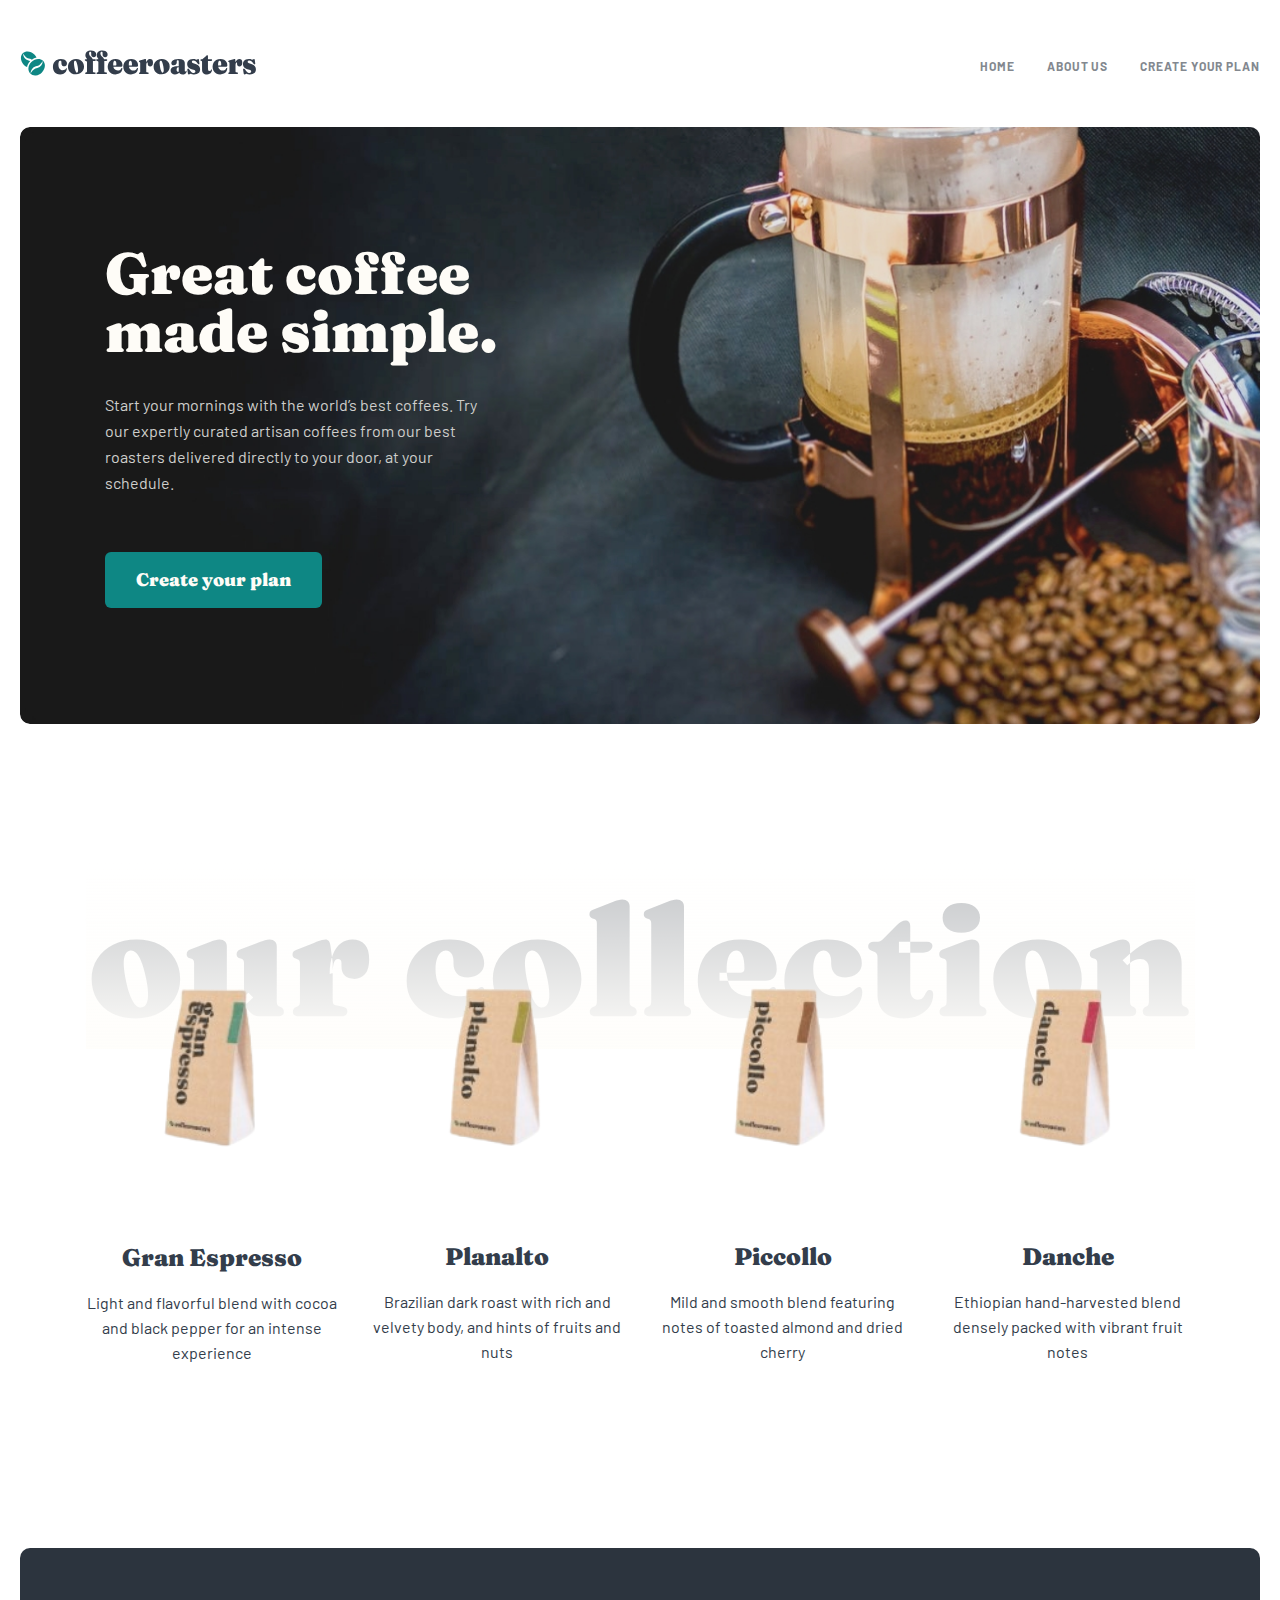
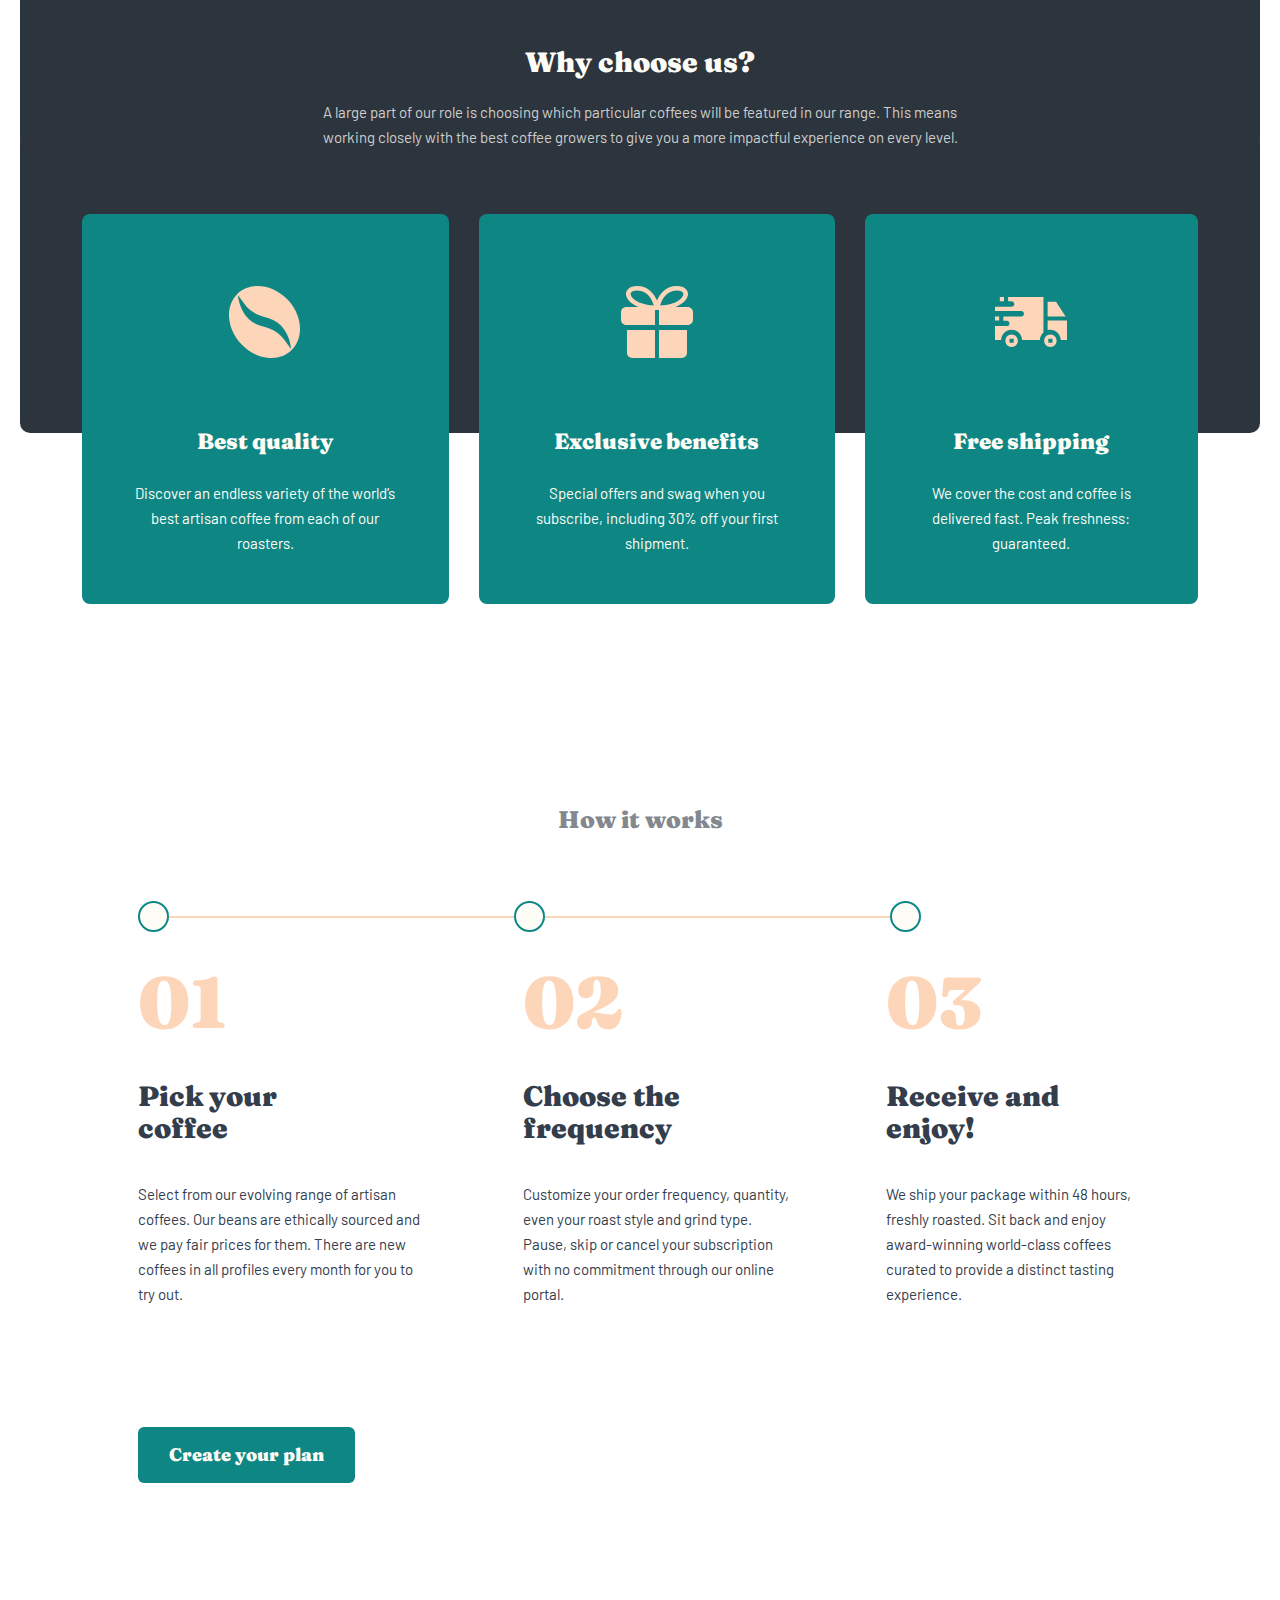
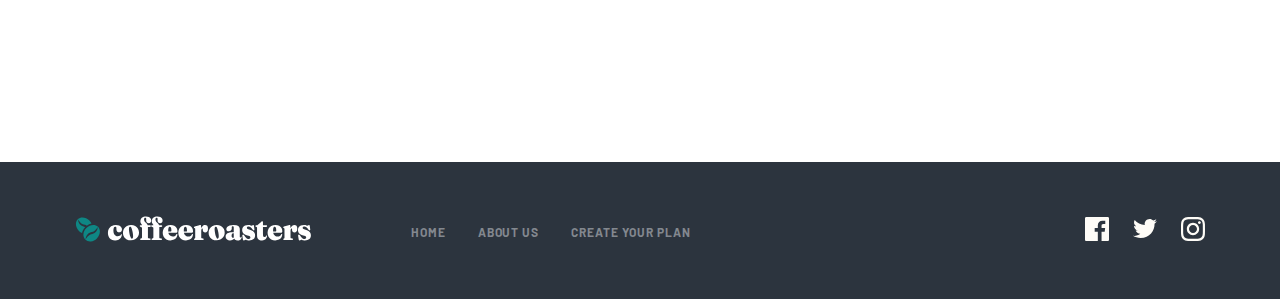
<file: index.html>
<!DOCTYPE html>
<html lang="en">

<head>
    <meta charset="UTF-8">
    <meta name="viewport" content="width=device-width, initial-scale=1.0">
    <link rel="stylesheet" href="./css/main.css">
    <title>Document</title>
</head>

<body>
    <header class="header">
        <div class="container">
            <div class="header__block">
                <div class="header__logo_block">
                    <a href="#" class="header__logo">
                        <img src="./img/logo.svg" alt="logo">
                    </a>
                    <a href="#" class="header__logo">
                        <img src="./img/logo2.svg" alt="logo">
                    </a>
                </div>
                <nav class="header__nav">
                    <ul class="header__list">
                        <li class="header__item">
                            <a href="#" class="header__link">HOME</a>
                        </li>
                        <li class="header__item">
                            <a href="./about.html" class="header__link">ABOUT US</a>
                        </li>
                        <li class="header__item">
                            <a href="./create.html" class="header__link">Create your plan</a>
                        </li>
                    </ul>
                    <button class="header__btn"></button>
                </nav>
            </div>
        </div>
    </header>
    <main>
        <section class="hero">
            <div class="container">
                <div class="hero__block">
                    <div class="hero__content">
                        <h2 class="hero__title">Great coffee made simple.</h2>
                        <p class="hero__text">Start your mornings with the world’s best coffees. Try our expertly
                            curated artisan coffees from our best roasters delivered directly to your door, at your
                            schedule.</p>
                        <a href="#" class="hero__btn">Create your plan</a>
                    </div>
                </div>
            </div>
        </section>
        <section class="collection">
            <div class="container">
                <div class="collection__block">
                    <ul class="collection__list">
                        <li class="collection__item">
                            <div class="collection__img_block">
                                <img src="./img/collection1.png" alt="img">
                            </div>
                            <div class="collection__item_content">
                                <h3 class="collection__sub_title">Gran Espresso</h3>
                                <p class="collection__des">Light and flavorful blend with cocoa and black pepper for an
                                    intense experience</p>
                            </div>
                        </li>
                        <li class="collection__item">
                            <div class="collection__img_block">
                                <img src="./img/collection2.png" alt="img">
                            </div>
                            <div class="collection__item_content">
                                <h3 class="collection__sub_title">Planalto</h3>
                                <p class="collection__des">Brazilian dark roast with rich and velvety body, and hints of
                                    fruits and nuts</p>
                            </div>
                        </li>
                        <li class="collection__item">
                            <div class="collection__img_block">
                                <img src="./img/collection3.png" alt="img">
                            </div>
                            <div class="collection__item_content">
                                <h3 class="collection__sub_title">Piccollo</h3>
                                <p class="collection__des">Mild and smooth blend featuring notes of toasted almond and
                                    dried cherry </p>
                            </div>
                        </li>
                        <li class="collection__item">
                            <div class="collection__img_block">
                                <img src="./img/collection4.png" alt="img">
                            </div>
                            <div class="collection__item_content">
                                <h3 class="collection__sub_title">Danche</h3>
                                <p class="collection__des">Ethiopian hand-harvested blend densely packed with vibrant
                                    fruit notes</p>
                            </div>
                        </li>
                    </ul>
                </div>
            </div>
        </section>
        <section class="choose">
            <div class="container">
                <div class="choose__block">
                    <div class="choose__content">
                        <h2 class="choose__title">Why choose us?</h2>
                        <p class="choose__text">A large part of our role is choosing which particular coffees will be
                            featured
                            in our range. This means working closely with the best coffee growers to give
                            you a more impactful experience on every level.</p>
                    </div>
                </div>
                <ul class="choose__list">
                    <li class="choose__item">
                        <div class="choose__item_block">
                            <h3 class="choose__sub_title">Best quality</h3>
                            <p class="choose__inner_text">Discover an endless variety of the world’s best artisan coffee
                                from each of our roasters.</p>
                        </div>
                    </li>
                    <li class="choose__item">
                        <div class="choose__item_block">
                            <h3 class="choose__sub_title">Exclusive benefits</h3>
                            <p class="choose__inner_text">Special offers and swag when you subscribe, including 30% off
                                your first shipment.</p>
                        </div>
                    </li>
                    <li class="choose__item">
                        <div class="choose__item_block">
                            <h3 class="choose__sub_title">Free shipping</h3>
                            <p class="choose__inner_text">We cover the cost and coffee is delivered fast. Peak
                                freshness: guaranteed.</p>
                        </div>
                    </li>
                </ul>
            </div>
        </section>
        <section class="work">
            <div class="container">
                <div class="work__block">
                    <h2 class="work__title">How it works</h2>
                    <div class="work__content">
                        <div class="work__line_block">
                            <span class="work__line"></span>
                            <span class="work__line"></span>
                            <span class="work__line"></span>
                        </div>
                        <ul class="work__list">
                            <li class="work__item">
                                <h3 class="work__sub_title">Pick your coffee</h3>
                                <p class="work__text">Select from our evolving range of artisan coffees. Our beans are
                                    ethically sourced and we pay fair prices for them. There are new coffees in all profiles
                                    every month for you to try out.</p>
                            </li>
                            <li class="work__item">
                                <h3 class="work__sub_title">Choose the frequency</h3>
                                <p class="work__text">Customize your order frequency, quantity, even your roast style and
                                    grind type. Pause, skip or cancel your subscription with no commitment through our
                                    online portal.</p>
                            </li>
                            <li class="work__item">
                                <h3 class="work__sub_title">Receive and enjoy!</h3>
                                <p class="work__text">We ship your package within 48 hours, freshly roasted. Sit back and
                                    enjoy award-winning world-class coffees curated to provide a distinct tasting
                                    experience.</p>
                            </li>
                        </ul>
                        <div class="work__btn_block">
                            <a href="#" class="work__btn">Create your plan</a>                        
                        </div>
                    </div>
                </div>
            </div>
        </section>
    </main>
    <footer class="footer">
        <div class="container">
            <div class="footer__block">
                <div class="footer__content">
                    <a href="#" class="footer__logo_block">
                        <img src="./img/footer_logo.svg" alt="logo">
                    </a>
                    <ul class="footer__list">
                        <li class="footer__item">
                            <a href="#" class="footer__link">HOME</a>
                        </li>
                        <li class="footer__item">
                            <a href="./about.html" class="footer__link">ABOUT US</a>
                        </li>
                        <li class="footer__item">
                            <a href="./create.html" class="footer__link">Create your plan</a>
                        </li>
                    </ul>
                </div>
                <ul class="footer__icon_list">
                    <li class="footer__icon_item">
                        <a href="#" class="footer__icon_link">
                            <img src="./img/footer_icon1.svg" alt="icon">
                        </a>
                    </li>
                    <li class="footer__icon_item">
                        <a href="#" class="footer__icon_link">
                            <img src="./img/footer_icon2.svg" alt="icon">
                        </a>
                    </li>
                    <li class="footer__icon_item">
                        <a href="#" class="footer__icon_link">
                            <img src="./img/footer_icon3.svg" alt="icon">
                        </a>
                    </li>
                </ul>
            </div>
        </div>
    </footer>
</body>

</html>
</file>
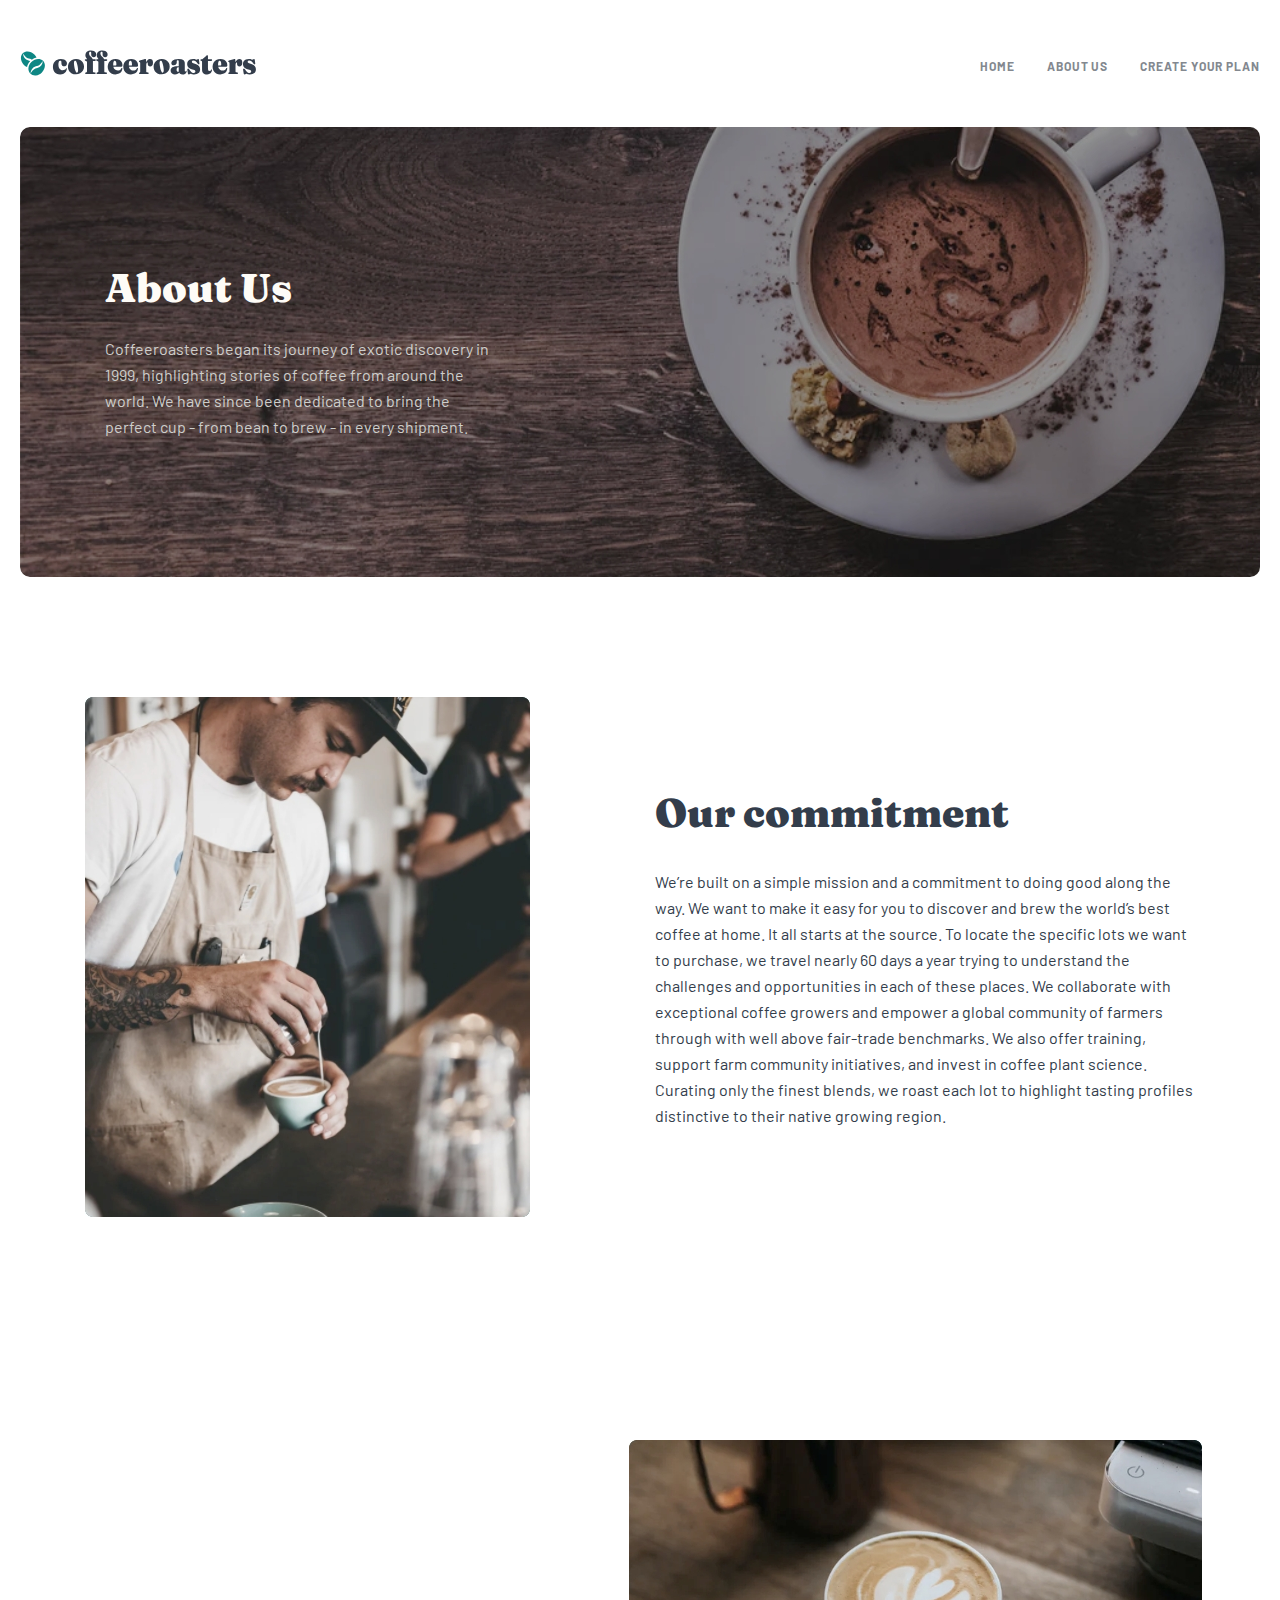
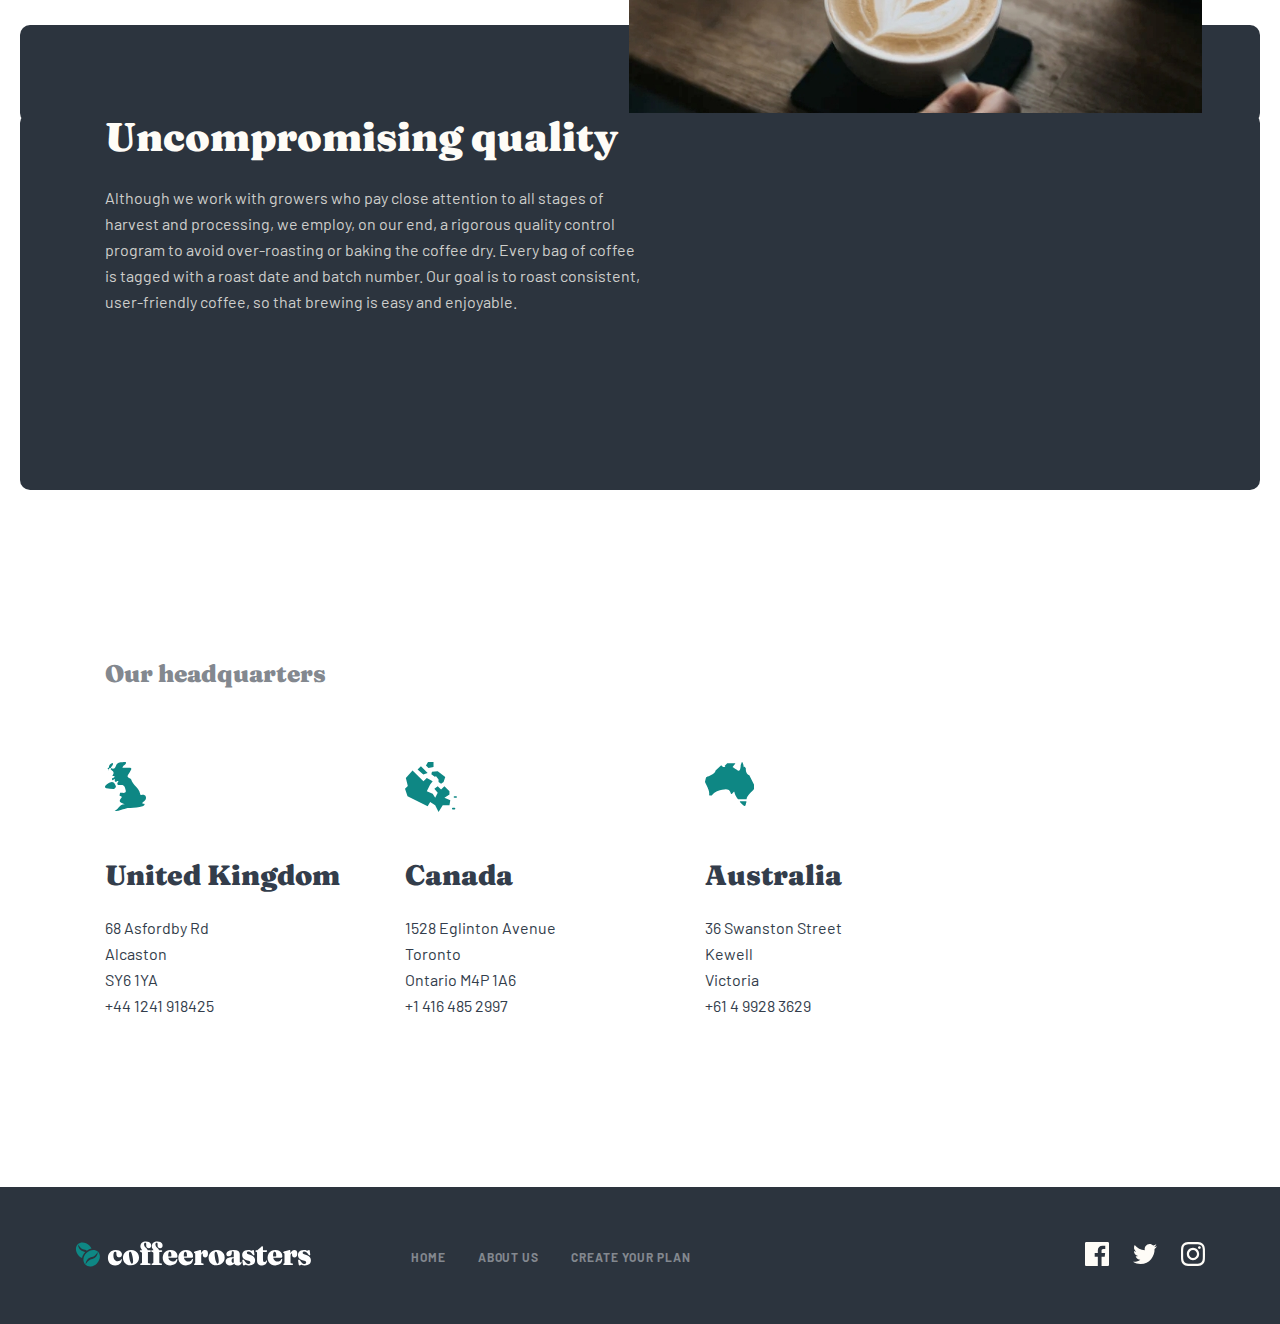
<file: about.html>
<!DOCTYPE html>
<html lang="en">

<head>
    <meta charset="UTF-8">
    <meta name="viewport" content="width=device-width, initial-scale=1.0">
    <link rel="stylesheet" href="./css/about.css">
    <title>Document</title>
</head>

<body>
    <header class="header">
        <div class="container">
            <div class="header__block">
                <div class="header__logo_block">
                    <a href="#" class="header__logo">
                        <img src="./img/logo.svg" alt="logo">
                    </a>
                    <a href="#" class="header__logo">
                        <img src="./img/logo2.svg" alt="logo">
                    </a>
                </div>
                <nav class="header__nav">
                    <ul class="header__list">
                        <li class="header__item">
                            <a href="./index.html" class="header__link">HOME</a>
                        </li>
                        <li class="header__item">
                            <a href="#" class="header__link">ABOUT US</a>
                        </li>
                        <li class="header__item">
                            <a href="./create.html" class="header__link">Create your plan</a>
                        </li>
                    </ul>
                    <button class="header__btn"></button>
                </nav>
            </div>
        </div>
    </header>
    <main>
        <section class="hero">
            <div class="container">
                <div class="hero__block">
                    <div class="hero__content">
                        <h2 class="hero__title">About Us</h2>
                        <p class="hero__text">Coffeeroasters began its journey of exotic discovery in 1999, highlighting
                            stories of coffee from around the world. We have since been dedicated to bring the perfect
                            cup - from bean to brew - in every shipment.</p>
                    </div>
                </div>
            </div>
        </section>
        <section class="commit">
            <div class="container">
                <div class="commit__block">
                    <div class="commit__img_block">
                        <div class="commit__img" id="commit1">
                            <img src="./img/about_commit.jpeg" alt="img">
                        </div>
                        <div class="commit__img" id="commit2">
                            <img src="./img/about_commit-tab.jpeg" alt="img">
                        </div>
                        <div class="commit__img" id="commit3">
                            <img src="./img/about_commit-pc.jpeg" alt="img">
                        </div>
                    </div>
                    <div class="commit__content">
                        <h2 class="commit__title">Our commitment</h2>
                        <p class="commit__text">We’re built on a simple mission and a commitment to doing good along the
                            way. We want to make it easy for you to discover and brew the world’s best coffee at home.
                            It all starts at the source. To locate the specific lots we want to purchase, we travel
                            nearly 60 days a year trying to understand the challenges and opportunities in each of these
                            places. We collaborate with exceptional coffee growers and empower a global community of
                            farmers through with well above fair-trade benchmarks. We also offer training, support farm
                            community initiatives, and invest in coffee plant science. Curating only the finest blends,
                            we roast each lot to highlight tasting profiles distinctive to their native growing region.
                        </p>
                    </div>
                </div>
            </div>
        </section>
        <section class="quality">
            <div class="container">
                <div class="quality__block">
                    <div class="quality__img">
                        <img src="./img/quality.jpeg" alt="img">
                    </div>
                    <div class="quality__img_2">
                        <img src="./img/quality.jpeg" alt="img">
                    </div>
                    <div class="quality__content">
                        <h3 class="quality__title">Uncompromising quality</h3>
                        <p class="quality__text">Although we work with growers who pay close attention to all stages
                            of
                            harvest and processing, we employ, on our end, a rigorous quality control program to
                            avoid
                            over-roasting or baking the coffee dry. Every bag of coffee is tagged with a roast date
                            and
                            batch number. Our goal is to roast
                            consistent, user-friendly coffee, so that brewing is easy and enjoyable.</p>
                    </div>
                </div>
            </div>
        </section>
        <section class="head">
            <div class="container">
                <div class="head__block">
                    <h2 class="head__title">Our headquarters</h2>
                    <ul class="head__list">
                        <li class="head__item">
                            <h3 class="head__sub_title">United Kingdom</h3>
                            <ul class="head__text_list">
                                <li class="head__text_item">68 Asfordby Rd</li>
                                <li class="head__text_item">Alcaston</li>
                                <li class="head__text_item">SY6 1YA</li>
                                <li class="head__text_item">+44 1241 918425</li>
                            </ul>
                        </li>
                        <li class="head__item">
                            <h3 class="head__sub_title">Canada</h3>
                            <ul class="head__text_list">
                                <li class="head__text_item">1528 Eglinton Avenue</li>
                                <li class="head__text_item">Toronto</li>
                                <li class="head__text_item">Ontario M4P 1A6</li>
                                <li class="head__text_item">+1 416 485 2997</li>
                            </ul>
                        </li>
                        <li class="head__item">
                            <h3 class="head__sub_title">Australia</h3>
                            <ul class="head__text_list">
                                <li class="head__text_item">36 Swanston Street</li>
                                <li class="head__text_item">Kewell</li>
                                <li class="head__text_item">Victoria</li>
                                <li class="head__text_item">+61 4 9928 3629</li>
                            </ul>
                        </li>
                    </ul>
                </div>
            </div>
        </section>
    </main>
    <footer class="footer">
        <div class="container">
            <div class="footer__block">
                <div class="footer__content">
                    <a href="#" class="footer__logo_block">
                        <img src="./img/footer_logo.svg" alt="logo">
                    </a>
                    <ul class="footer__list">
                        <li class="footer__item">
                            <a href="./index.html" class="footer__link">HOME</a>
                        </li>
                        <li class="footer__item">
                            <a href="#" class="footer__link">ABOUT US</a>
                        </li>
                        <li class="footer__item">
                            <a href="./create.html" class="footer__link">Create your plan</a>
                        </li>
                    </ul>
                </div>
                <ul class="footer__icon_list">
                    <li class="footer__icon_item">
                        <img src="./img/footer_icon1.svg" alt="icon">
                    </li>
                    <li class="footer__icon_item">
                        <img src="./img/footer_icon2.svg" alt="icon">
                    </li>
                    <li class="footer__icon_item">
                        <img src="./img/footer_icon3.svg" alt="icon">
                    </li>
                </ul>
            </div>
        </div>
    </footer>
</body>

</html>
</file>
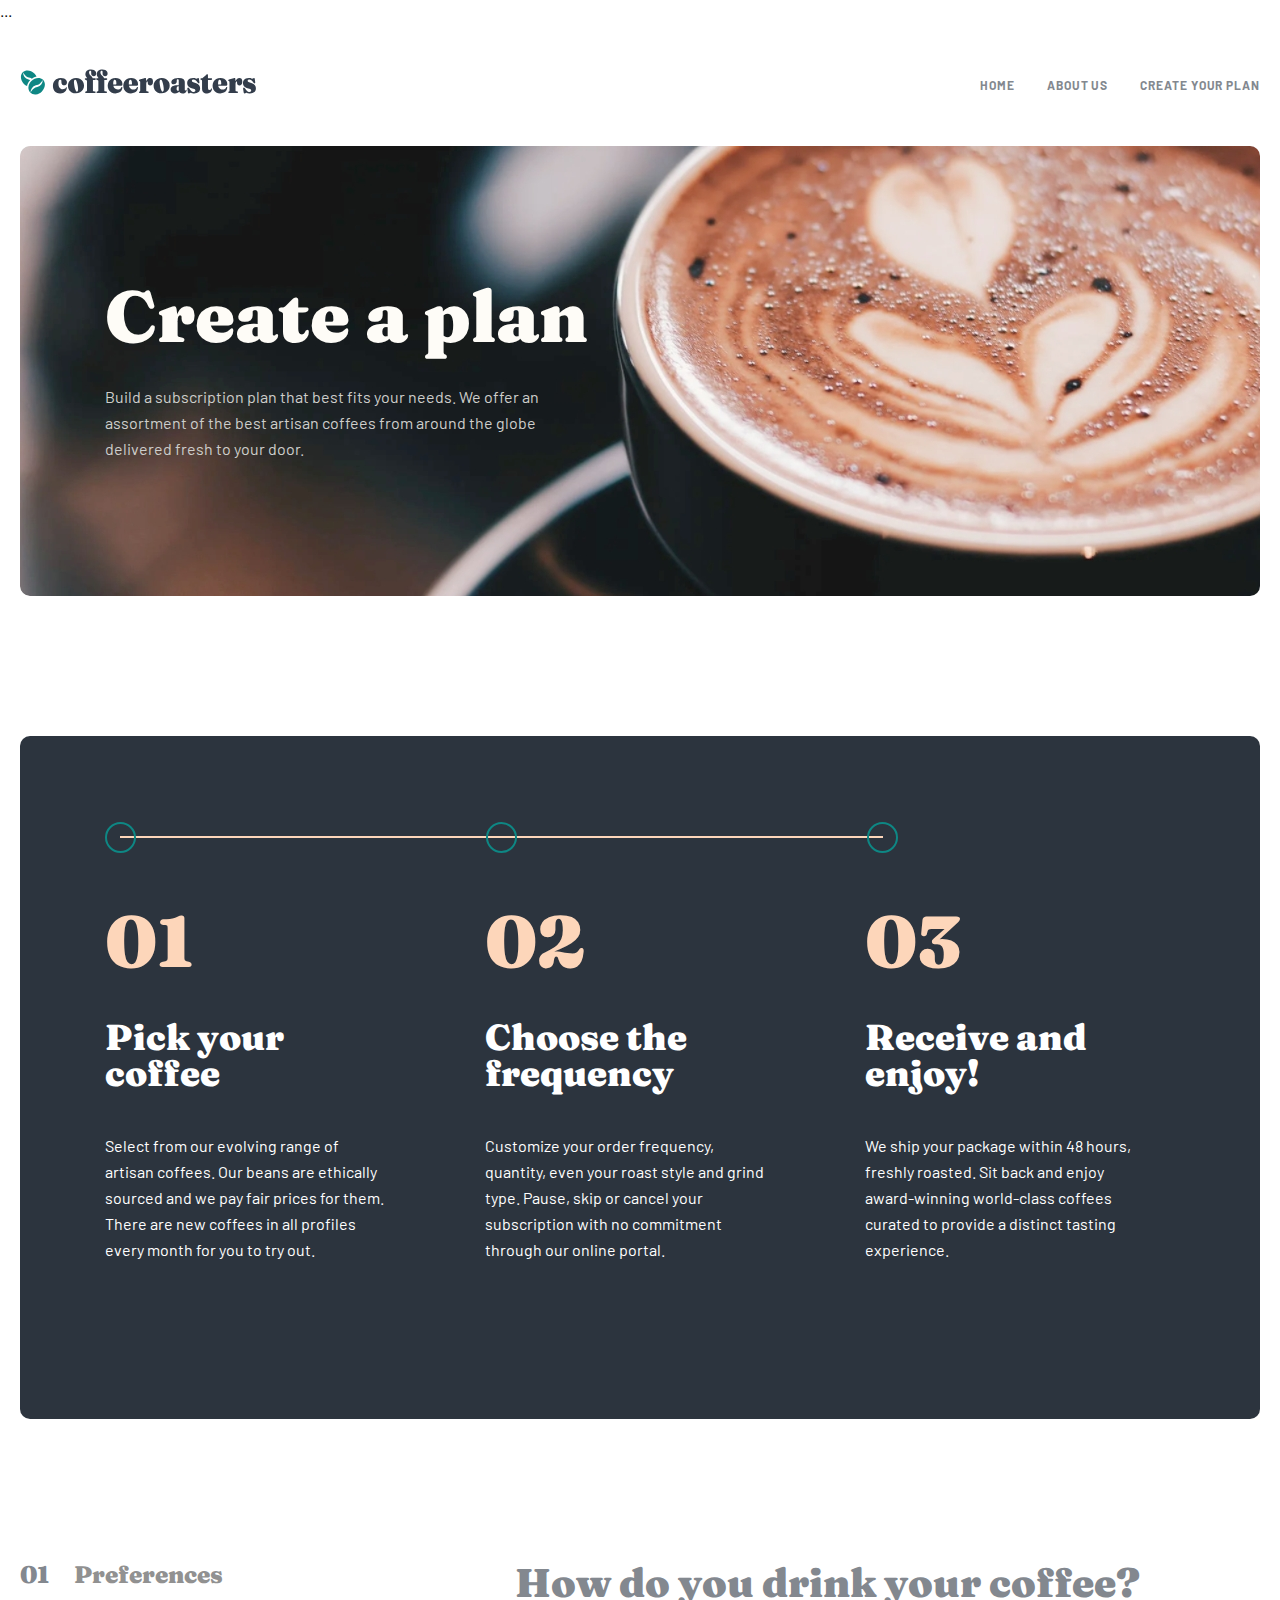
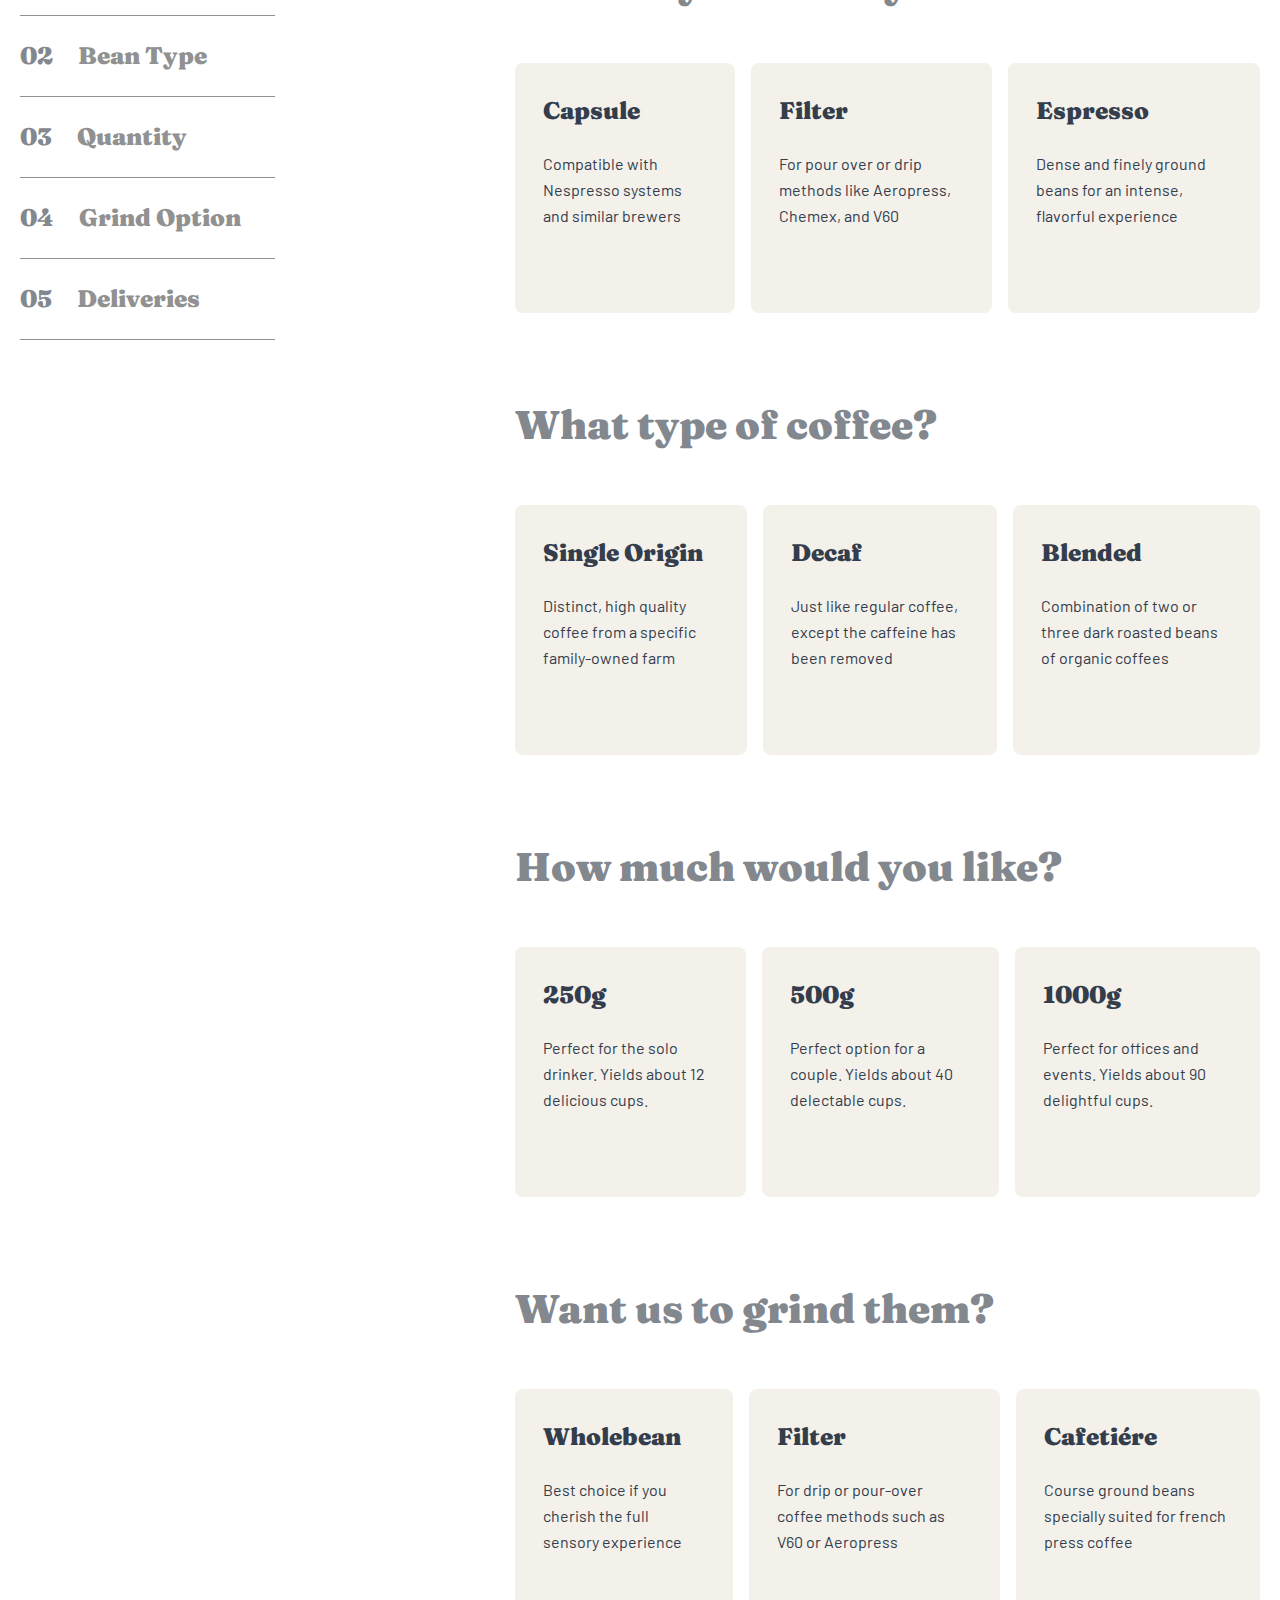
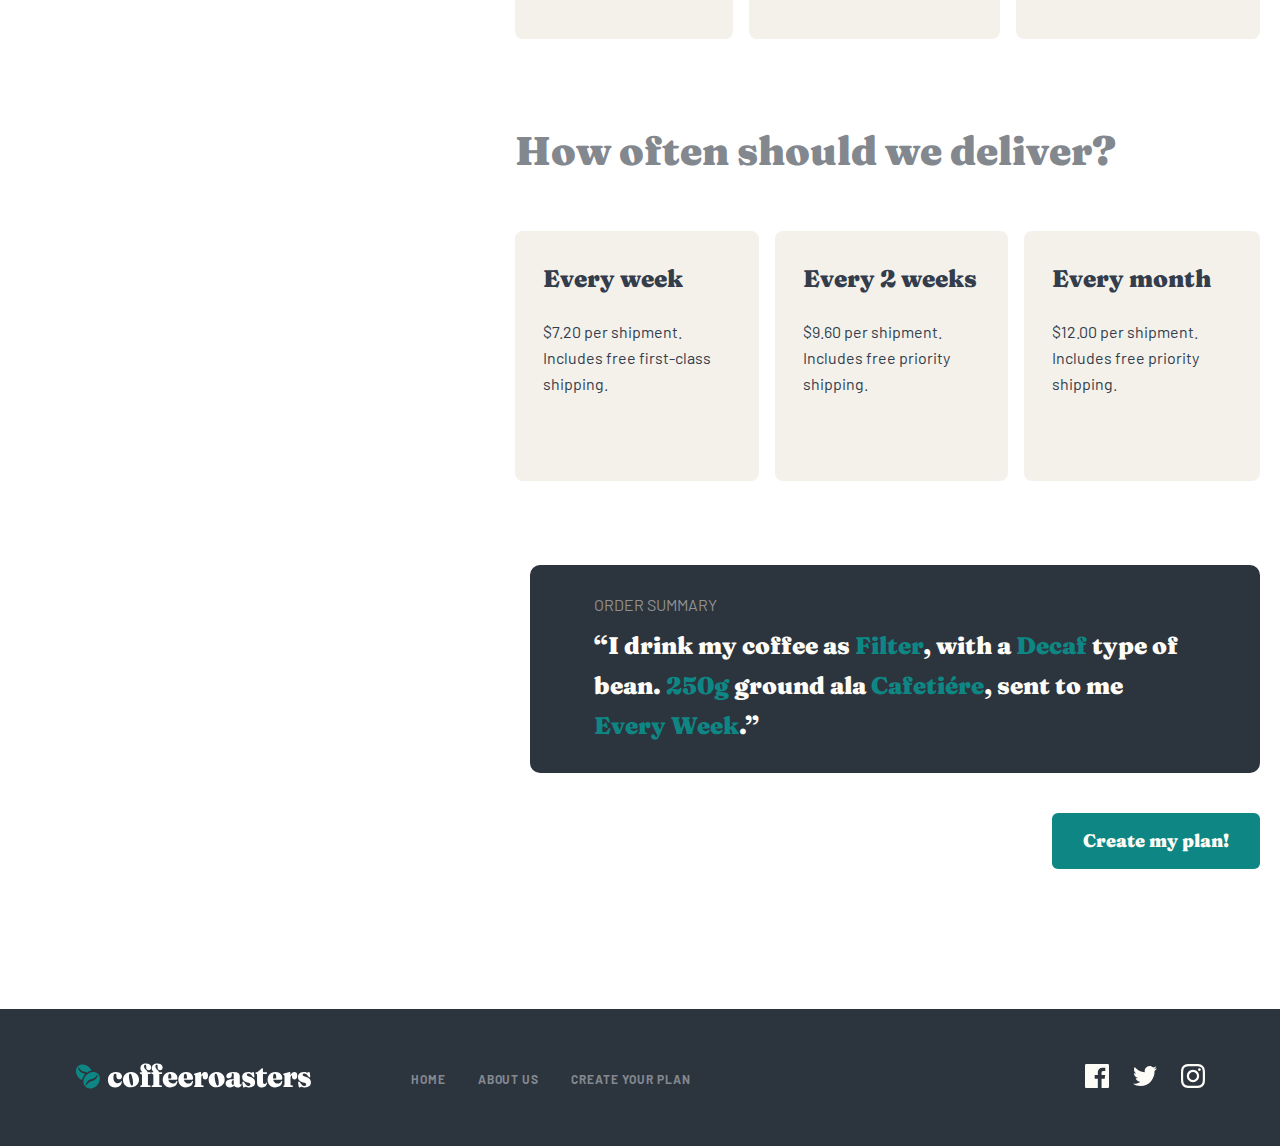
<file: create.html>
<!DOCTYPE html>
<html lang="en">

<head>
    <meta charset="UTF-8">
    <meta name="viewport" content="width=device-width, initial-scale=1.0">
    <link rel="stylesheet" href="./css/create.css">
    <title>Document</title>
</head>
...
<body>
    <header class="header">
        <div class="container">
            <div class="header__block">
                <div class="header__logo_block">
                    <a href="#" class="header__logo">
                        <img src="./img/logo.svg" alt="logo">
                    </a>
                    <a href="#" class="header__logo">
                        <img src="./img/logo2.svg" alt="logo">
                    </a>
                </div>
                <nav class="header__nav">
                    <ul class="header__list">
                        <li class="header__item">
                            <a href="./index.html" class="header__link">HOME</a>
                        </li>
                        <li class="header__item">
                            <a href="./about.html" class="header__link">ABOUT US</a>
                        </li>
                        <li class="header__item">
                            <a href="#" class="header__link">Create your plan</a>
                        </li>
                    </ul>
                    <button class="header__btn"></button>
                </nav>
            </div>
        </div>
    </header>
    <main>
        <section class="hero">
            <div class="container">
                <div class="hero__block">
                    <div class="hero__content">
                        <h2 class="hero__title">Create a plan</h2>
                        <p class="hero__text">Build a subscription plan that best fits your needs. We offer an
                            assortment of the best
                            artisan coffees from around the globe delivered fresh to your door.</p>
                    </div>
                </div>
            </div>
        </section>
        <section class="choose">
            <div class="container">
                <div class="choose__block">
                    <div class="choose__content">
                        <div class="choose__line_block">
                            <span class="choose__circle"></span>
                            <span class="choose__circle"></span>
                            <span class="choose__circle"></span>
                        </div>
                        <ul class="choose__list">
                            <li class="choose__item">
                                <h3 class="choose__sub_title">Pick your coffee</h3>
                                <p class="choose__inenr_text">Select from our evolving range of artisan coffees. Our
                                    beans
                                    are ethically sourced and we pay fair prices for them. There are new coffees in all
                                    profiles every month for you to try out.</p>
                            </li>
                            <li class="choose__item">
                                <h3 class="choose__sub_title" id="title2">Choose the frequency</h3>
                                <p class="choose__inenr_text">Customize your order frequency, quantity, even your roast
                                    style and grind type. Pause, skip or cancel your subscription with no commitment
                                    through
                                    our online portal.</p>
                            </li>
                            <li class="choose__item">
                                <h3 class="choose__sub_title" id="title3">Receive and enjoy!</h3>
                                <p class="choose__inenr_text">We ship your package within 48 hours, freshly roasted. Sit
                                    back and enjoy award-winning
                                    world-class coffees curated to provide a distinct tasting experience.</p>
                            </li>
                        </ul>
                    </div>
                </div>
            </div>
        </section>
        <section class="order">
            <div class="container">
                <div class="order__block">
                    <ul class="order__list">
                        <li class="order__item">
                            <span class="order__item_num">01</span>
                            <p class="order__des">Preferences</p>
                        </li>
                        <li class="order__item">
                            <span class="order__item_num">02</span>
                            <p class="order__des">Bean Type</p>
                        </li>
                        <li class="order__item">
                            <span class="order__item_num">03</span>
                            <p class="order__des">Quantity</p>
                        </li>
                        <li class="order__item">
                            <span class="order__item_num">04</span>
                            <p class="order__des">Grind Option</p>
                        </li>
                        <li class="order__item">
                            <span class="order__item_num">05</span>
                            <p class="order__des">Deliveries</p>
                        </li>
                    </ul>
                    <div class="order__box">
                        <ul class="order__form_list">
                            <li class="order__form_item">
                                <h3 class="order__title">How do you drink your coffee?</h3>
                                <form class="order__form_block">
                                    <ul class="order__radio_list">
                                        <li class="order__radio_item">
                                            <div class="order__radio_block">
                                                <input type="radio" value="radio" id="radio21" class="order__radio_input"
                                                    name="radiobox1">
                                                <label for="radio21" class="order__radio_card">
                                                    <h4 class="order__radio_sub_title">Capsule</h4>
                                                    <p class="order__radio_inner_text">Compatible with Nespresso systems and
                                                        similar brewers</p>
                                                </label>
                                            </div>
                                        </li>
                                        <li class="order__radio_item">
                                            <div class="order__radio_block">
                                                <input type="radio" value="radio" id="radio22" class="order__radio_input"
                                                    name="radiobox1">
                                                <label for="radio22" class="order__radio_card">
                                                    <h4 class="order__radio_sub_title">Filter</h4>
                                                    <p class="order__radio_inner_text">For pour over or drip methods like
                                                        Aeropress, Chemex, and V60</p>
                                                </label>
                                            </div>
                                        </li>
                                        <li class="order__radio_item">
                                            <div class="order__radio_block">
                                                <input type="radio" value="radio" id="radio23" class="order__radio_input"
                                                    name="radiobox1">
                                                <label for="radio23" class="order__radio_card">
                                                    <h4 class="order__radio_sub_title">Espresso</h4>
                                                    <p class="order__radio_inner_text">Dense and finely ground beans for an
                                                        intense, flavorful experience</p>
                                                </label>
                                            </div>
                                        </li>
                                    </ul>
                                </form>
                            </li>
                            <li class="order__form_item">
                                <h3 class="order__title">What type of coffee?</h3>
                                <form class="order__form_block">
                                    <ul class="order__radio_list">
                                        <li class="order__radio_item">
                                            <div class="order__radio_block">
                                                <input type="radio" value="radio" id="radio11" class="order__radio_input"
                                                    name="radiobox2">
                                                <label for="radio11" class="order__radio_card">
                                                    <h4 class="order__radio_sub_title">Single Origin</h4>
                                                    <p class="order__radio_inner_text">Distinct, high quality coffee from a
                                                        specific family-owned farm</p>
                                                </label>
                                            </div>
                                        </li>
                                        <li class="order__radio_item">
                                            <div class="order__radio_block">
                                                <input type="radio" value="radio" id="radio12" class="order__radio_input"
                                                    name="radiobox2">
                                                <label for="radio12" class="order__radio_card">
                                                    <h4 class="order__radio_sub_title">Decaf</h4>
                                                    <p class="order__radio_inner_text">Just like regular coffee, except the
                                                        caffeine has been removed</p>
                                                </label>
                                            </div>
                                        </li>
                                        <li class="order__radio_item">
                                            <div class="order__radio_block">
                                                <input type="radio" value="radio" id="radio13" class="order__radio_input"
                                                    name="radiobox2">
                                                <label for="radio13" class="order__radio_card">
                                                    <h4 class="order__radio_sub_title">Blended</h4>
                                                    <p class="order__radio_inner_text">Combination of two or three dark
                                                        roasted beans of organic coffees</p>
                                                </label>
                                            </div>
                                        </li>
                                    </ul>
                                </form>
                            </li>
                            <li class="order__form_item">
                                <h3 class="order__title">How much would you like?</h3>
                                <form class="order__form_block">
                                    <ul class="order__radio_list">
                                        <li class="order__radio_item">
                                            <div class="order__radio_block">
                                                <input type="radio" value="radio" id="radio31" class="order__radio_input"
                                                    name="radiobox3">
                                                <label for="radio31" class="order__radio_card">
                                                    <h4 class="order__radio_sub_title">250g</h4>
                                                    <p class="order__radio_inner_text">Perfect for the solo drinker. Yields
                                                        about 12 delicious cups.</p>
                                                </label>
                                            </div>
                                        </li>
                                        <li class="order__radio_item">
                                            <div class="order__radio_block">
                                                <input type="radio" value="radio" id="radio32" class="order__radio_input"
                                                    name="radiobox3">
                                                <label for="radio32" class="order__radio_card">
                                                    <h4 class="order__radio_sub_title">500g</h4>
                                                    <p class="order__radio_inner_text">Perfect option for a couple. Yields
                                                        about 40 delectable cups.</p>
                                                </label>
                                            </div>
                                        </li>
                                        <li class="order__radio_item">
                                            <div class="order__radio_block">
                                                <input type="radio" value="radio" id="radio33" class="order__radio_input"
                                                    name="radiobox3">
                                                <label for="radio33" class="order__radio_card">
                                                    <h4 class="order__radio_sub_title">1000g</h4>
                                                    <p class="order__radio_inner_text">Perfect for offices and events.
                                                        Yields about 90 delightful cups.</p>
                                                </label>
                                            </div>
                                        </li>
                                    </ul>
                                </form>
                            </li>
                            <li class="order__form_item">
                                <h3 class="order__title">Want us to grind them?</h3>
                                <form class="order__form_block">
                                    <ul class="order__radio_list">
                                        <li class="order__radio_item">
                                            <div class="order__radio_block">
                                                <input type="radio" value="radio" id="radio41" class="order__radio_input"
                                                    name="radiobox4">
                                                <label for="radio41" class="order__radio_card">
                                                    <h4 class="order__radio_sub_title">Wholebean</h4>
                                                    <p class="order__radio_inner_text">Best choice if you cherish the full
                                                        sensory experience</p>
                                                </label>
                                            </div>
                                        </li>
                                        <li class="order__radio_item">
                                            <div class="order__radio_block">
                                                <input type="radio" value="radio" id="radio42" class="order__radio_input"
                                                    name="radiobox4">
                                                <label for="radio42" class="order__radio_card">
                                                    <h4 class="order__radio_sub_title">Filter</h4>
                                                    <p class="order__radio_inner_text">For drip or pour-over coffee methods
                                                        such as V60 or Aeropress</p>
                                                </label>
                                            </div>
                                        </li>
                                        <li class="order__radio_item">
                                            <div class="order__radio_block">
                                                <input type="radio" value="radio" id="radio43" class="order__radio_input"
                                                    name="radiobox4">
                                                <label for="radio43" class="order__radio_card">
                                                    <h4 class="order__radio_sub_title">Cafetiére</h4>
                                                    <p class="order__radio_inner_text"> Course ground beans specially suited
                                                        for french press coffee</p>
                                                </label>
                                            </div>
                                        </li>
                                    </ul>
                                </form>
                            </li>
                            <li class="order__form_item">
                                <h3 class="order__title">How often should we deliver?</h3>
                                <form class="order__form_block">
                                    <ul class="order__radio_list">
                                        <li class="order__radio_item">
                                            <div class="order__radio_block">
                                                <input type="radio" value="radio" id="radio51" class="order__radio_input"
                                                    name="radi=obox5">
                                                <label for="radio51" class="order__radio_card">
                                                    <h4 class="order__radio_sub_title">Every week</h4>
                                                    <p class="order__radio_inner_text">$7.20 per shipment. Includes free
                                                        first-class shipping.</p>
                                                </label>
                                            </div>
                                        </li>
                                        <li class="order__radio_item">
                                            <div class="order__radio_block">
                                                <input type="radio" value="radio" id="radio52" class="order__radio_input"
                                                    name="radi=obox5">
                                                <label for="radio52" class="order__radio_card">
                                                    <h4 class="order__radio_sub_title">Every 2 weeks</h4>
                                                    <p class="order__radio_inner_text">$9.60 per shipment. Includes free
                                                        priority shipping.</p>
                                                </label>
                                            </div>
                                        </li>
                                        <li class="order__radio_item">
                                            <div class="order__radio_block">
                                                <input type="radio" value="radio" id="radio53" class="order__radio_input"
                                                    name="radi=obox5">
                                                <label for="radio53" class="order__radio_card">
                                                    <h4 class="order__radio_sub_title">Every month</h4>
                                                    <p class="order__radio_inner_text">$12.00 per shipment. Includes free
                                                        priority shipping.</p>
                                                </label>
                                            </div>
                                        </li>
                                    </ul>
                                </form>
                            </li>
                        </ul>
                        <div class="order__content_block">
                            <div class="order__content">
                                <span class="order__cap">Order Summary</span>
                                <p class="order__content_text">
                                    “I drink my coffee as <a href="#">Filter</a>, with a <a href="#">Decaf</a> type of bean. <a href="#">250g</a> ground ala <a href="#">Cafetiére</a>, sent to me <a href="#">Every Week</a>.”
                                </p>
                            </div>
                            <div class="order__btn_block">                            
                                <a href="#" class="order__btn">Create my plan!</a>
                            </div>
                        </div>
                    </div>
                </div>
            </div>
        </section>
    </main>
    <footer class="footer">
        <div class="container">
            <div class="footer__block">
                <div class="footer__content">
                    <a href="#" class="footer__logo_block">
                        <img src="./img/footer_logo.svg" alt="logo">
                    </a>
                    <ul class="footer__list">
                        <li class="footer__item">
                            <a href="./index.html" class="footer__link">HOME</a>
                        </li>
                        <li class="footer__item">
                            <a href="./about.html" class="footer__link">ABOUT US</a>
                        </li>
                        <li class="footer__item">
                            <a href="#" class="footer__link">Create your plan</a>
                        </li>
                    </ul>
                </div>
                <ul class="footer__icon_list">
                    <li class="footer__icon_item">
                        <a href="#" class="footer__icon_link">
                            <img src="./img/footer_icon1.svg" alt="icon">
                        </a>
                    </li>
                    <li class="footer__icon_item">
                        <a href="#" class="footer__icon_link">
                            <img src="./img/footer_icon2.svg" alt="icon">
                        </a>
                    </li>
                    <li class="footer__icon_item">
                        <a href="#" class="footer__icon_link">
                            <img src="./img/footer_icon3.svg" alt="icon">
                        </a>
                    </li>
                </ul>
            </div>
        </div>
    </footer>
</body>

</html>
</file>
<file: css/main.css>
/* fraunces-900 - latin */
@font-face {
  font-display: swap; /* Check https://developer.mozilla.org/en-US/docs/Web/CSS/@font-face/font-display for other options. */
  font-family: "Fraunces";
  font-style: normal;
  font-weight: 900;
  src: url("/fonts/fraunces-v31-latin-900.woff2") format("woff2"); /* Chrome 36+, Opera 23+, Firefox 39+, Safari 12+, iOS 10+ */
}
/* barlow-regular - latin */
@font-face {
  font-display: swap; /* Check https://developer.mozilla.org/en-US/docs/Web/CSS/@font-face/font-display for other options. */
  font-family: "Barlow";
  font-style: normal;
  font-weight: 400;
  src: url("/fonts/barlow-v12-latin-regular.woff2") format("woff2"); /* Chrome 36+, Opera 23+, Firefox 39+, Safari 12+, iOS 10+ */
}
/* barlow-700 - latin */
@font-face {
  font-display: swap; /* Check https://developer.mozilla.org/en-US/docs/Web/CSS/@font-face/font-display for other options. */
  font-family: "Barlow";
  font-style: normal;
  font-weight: 700;
  src: url("/fonts/barlow-v12-latin-700.woff2") format("woff2"); /* Chrome 36+, Opera 23+, Firefox 39+, Safari 12+, iOS 10+ */
}
html {
  -webkit-box-sizing: border-box;
          box-sizing: border-box;
}

*,
*::before,
*::after {
  -webkit-box-sizing: inherit;
          box-sizing: inherit;
}

h1,
h2,
h3,
h4,
h5,
p {
  margin: 0;
}

ul,
ol {
  padding: 0;
  margin: 0;
  list-style: none;
}

a {
  text-decoration: none;
}

img {
  max-width: 100%;
  height: auto;
}

.container {
  max-width: 1320px;
  padding-left: 20px;
  padding-right: 20px;
  margin-left: auto;
  margin-right: auto;
}

body {
  padding: 0;
  margin: 0;
  font-family: "Barlow", sans-serif;
}

.header {
  padding-top: 32px;
  padding-bottom: 40px;
}
.header__block {
  display: -webkit-box;
  display: -ms-flexbox;
  display: flex;
  -webkit-box-align: center;
      -ms-flex-align: center;
          align-items: center;
  -webkit-box-pack: justify;
      -ms-flex-pack: justify;
          justify-content: space-between;
}
.header__list {
  display: none;
}
.header__link {
  color: rgb(131, 136, 143);
  font-size: 12px;
  font-weight: 700;
  line-height: 15px;
  letter-spacing: 0.92px;
  text-transform: uppercase;
}
.header__link:hover {
  color: rgb(51, 61, 75);
}
.header__logo {
  display: none;
}
.header__logo:first-child {
  display: inline-block;
}
.header__btn {
  width: 16px;
  height: 16px;
  background-repeat: no-repeat;
  background-image: url("/img/header_btn.svg");
  border: none;
  background-color: unset;
}

@media screen and (min-width: 768px) {
  .header {
    padding-top: 40px;
    padding-bottom: 53px;
  }
  .header__btn {
    display: none;
  }
  .header__list {
    display: -webkit-box;
    display: -ms-flexbox;
    display: flex;
    gap: 32px;
  }
  .header__logo:last-child {
    display: inline-block;
  }
  .header__logo:first-child {
    display: none;
  }
}
@media screen and (min-width: 1060px) {
  .header {
    padding-top: 50px;
    padding-bottom: 48px;
  }
}
.hero__block {
  text-align: center;
  padding-top: 100px;
  padding-right: 24px;
  padding-bottom: 99px;
  padding-left: 24px;
  background-repeat: no-repeat;
  background-image: url("/img/hero_mobile_bg.jpeg");
  background-size: cover;
  border-radius: 10px;
}

.hero__title {
  color: rgb(254, 252, 247);
  font-family: Fraunces;
  font-size: 39px;
  font-weight: 900;
  line-height: 39px;
  margin-bottom: 24px;
}
.hero__text {
  color: #CECECB;
  font-size: 15px;
  font-weight: 400;
  line-height: 25px;
  margin-bottom: 39px;
}
.hero__btn {
  display: inline-block;
  border-radius: 6px;
  padding: 15px 31px 16px 31px;
  background: rgb(14, 135, 132);
  color: rgb(254, 252, 247);
  font-family: Fraunces;
  font-size: 18px;
  font-weight: 900;
  line-height: 25px;
  -webkit-transition: all 0.4s ease;
  transition: all 0.4s ease;
}
.hero__btn:hover {
  background-color: #66d2cf;
}

@media screen and (min-width: 768px) {
  .hero__block {
    background-image: url("/img/hero_tab_bg.jpeg");
    text-align: left;
    padding-top: 104px;
    padding-bottom: 104px;
    padding-left: 58px;
  }
  .hero__content {
    max-width: 398px;
  }
  .hero__title {
    font-size: 48px;
    line-height: 48px;
  }
}
@media screen and (min-width: 1100px) {
  .hero__block {
    background-image: url("/img/hero_bg.jpeg");
    padding-top: 117px;
    padding-bottom: 116px;
    padding-left: 85px;
  }
  .hero__title {
    font-size: 58px;
    line-height: 58px;
    margin-bottom: 32px;
  }
  .hero__text {
    font-size: 16px;
    line-height: 26px;
    margin-bottom: 56px;
  }
}
.collection {
  padding-top: 120px;
  padding-bottom: 120px;
}
.collection__block {
  text-align: center;
  max-width: 1111px;
  margin-left: auto;
  margin-right: auto;
  padding-top: 85px;
  background-repeat: no-repeat;
  background-image: url("/img/collection_title.svg");
  background-position: center top;
  background-size: contain;
}
.collection__item {
  margin-bottom: 48px;
  margin-left: auto;
  margin-right: auto;
}

.collection__sub_title {
  color: rgb(51, 61, 75);
  font-family: Fraunces;
  font-size: 24px;
  font-weight: 900;
  line-height: 32px;
  margin-bottom: 16px;
}
.collection__des {
  color: rgb(51, 61, 75);
  font-size: 15px;
  font-weight: 400;
  line-height: 25px;
}

@media screen and (min-width: 768px) {
  .collection__block {
    padding-top: 65px;
  }
  .collection__item_content {
    max-width: 282px;
  }
  .collection__item {
    text-align: left;
    display: -webkit-box;
    display: -ms-flexbox;
    display: flex;
    -webkit-box-align: center;
        -ms-flex-align: center;
            align-items: center;
    -webkit-box-pack: center;
        -ms-flex-pack: center;
            justify-content: center;
    gap: 36px;
  }
  .collection__img_block {
    width: 255px;
  }
  .collection__img_block img {
    width: 100%;
    height: auto;
  }
}
@media screen and (min-width: 1100px) {
  .collection {
    padding-top: 135px;
    padding-bottom: 135px;
  }
  .collection__block {
    padding-top: 115px;
  }
  .collection__des {
    font-size: 16px;
  }
  .collection__item {
    -webkit-box-orient: vertical;
    -webkit-box-direction: normal;
        -ms-flex-direction: column;
            flex-direction: column;
    gap: 72px;
    text-align: center;
    -webkit-box-align: start;
        -ms-flex-align: start;
            align-items: start;
  }
  .collection__list {
    text-align: center;
    display: -webkit-box;
    display: -ms-flexbox;
    display: flex;
    gap: 30px;
  }
}
.choose__block {
  text-align: center;
  padding-top: 64px;
  padding-left: 24px;
  padding-right: 24px;
  border-radius: 10px;
  background: #2c343e;
  position: relative;
}
.choose__block::before {
  content: "";
  position: absolute;
  background-color: #2c343e;
  display: block;
  left: 0;
  right: 0;
  height: 666px;
  z-index: -1;
  border-radius: 10px;
  top: 92%;
}
.choose__list {
  text-align: center;
  max-width: 90%;
  margin-left: auto;
  margin-right: auto;
}
.choose__content {
  margin-bottom: 64px;
}
.choose__item {
  padding-top: 72px;
  padding-right: 33px;
  padding-left: 33px;
  padding-bottom: 51px;
  border-radius: 8px;
  background: rgb(14, 135, 132);
  margin-bottom: 24px;
}
.choose__item:last-child {
  margin-bottom: 0;
}
.choose__item::before {
  content: "";
  width: 72px;
  height: 72px;
  background-repeat: no-repeat;
  display: inline-block;
  margin-bottom: 56px;
}
.choose__item:nth-child(1)::before {
  background-image: url("/img/choose1.svg");
}
.choose__item:nth-child(2)::before {
  background-image: url("/img/choose2.svg");
}
.choose__item:nth-child(3)::before {
  background-image: url("/img/choose3.svg");
}

.choose__title {
  color: rgb(254, 252, 247);
  font-family: Fraunces;
  font-size: 28px;
  font-weight: 900;
  line-height: 28px;
  margin-bottom: 24px;
}
.choose__text {
  color: #CECECB;
  font-size: 15px;
  font-weight: 400;
  line-height: 25px;
}
.choose__sub_title {
  color: rgb(254, 252, 247);
  font-family: Fraunces;
  font-size: 22px;
  font-weight: 900;
  line-height: 32px;
  margin-bottom: 24px;
}
.choose__inner_text {
  color: rgb(254, 252, 247);
  font-size: 15px;
  font-weight: 400;
  line-height: 25px;
}

@media screen and (min-width: 768px) {
  .choose__block {
    text-align: center;
    padding-top: 56px;
    padding-left: 74px;
    padding-right: 74px;
  }
  .choose__block::before {
    height: 390px;
  }
  .choose__item {
    gap: 55px;
    padding-top: 41px;
    padding-right: 48px;
    padding-bottom: 41px;
    padding-left: 70px;
    display: -webkit-box;
    display: -ms-flexbox;
    display: flex;
    -webkit-box-align: center;
        -ms-flex-align: center;
            align-items: center;
    -webkit-box-pack: justify;
        -ms-flex-pack: justify;
            justify-content: space-between;
  }
  .choose__item::before {
    -ms-flex-negative: 0;
        flex-shrink: 0;
    margin-bottom: 0;
  }
  .choose__list {
    text-align: left;
  }
  .choose__sub_title {
    margin-bottom: 16;
  }
}
@media screen and (min-width: 1100px) {
  .choose__block {
    padding-top: 100px;
    padding-left: 280px;
    padding-right: 280px;
  }
  .choose__block::before {
    height: 300px;
  }
  .choose__list {
    text-align: center;
    display: -webkit-box;
    display: -ms-flexbox;
    display: flex;
    gap: 30px;
  }
  .choose__item {
    margin-bottom: 0;
    -webkit-box-orient: vertical;
    -webkit-box-direction: normal;
        -ms-flex-direction: column;
            flex-direction: column;
    padding-right: 48px;
    padding-left: 47px;
    padding-top: 72px;
    padding-bottom: 48px;
    gap: 56px;
  }
  .choose__item:last-child {
    padding-top: 83px;
  }
}
.work {
  padding-top: 120px;
  padding-bottom: 120px;
}
.work__block {
  max-width: 90%;
  margin-left: auto;
  margin-right: auto;
}

.work__line_block {
  display: none;
  max-width: 78%;
  height: 2px;
  background-color: rgb(253, 214, 186);
  margin-right: auto;
}
.work__line {
  display: inline-block;
  width: 31px;
  height: 31px;
  border-radius: 50%;
  border: 2px solid rgb(14, 135, 132);
  background-color: rgb(254, 252, 247);
  margin-top: -15px;
}
.work__title {
  color: rgb(131, 136, 143);
  font-family: Fraunces;
  font-size: 24px;
  font-weight: 900;
  line-height: 32px;
  text-align: center;
  margin-bottom: 80px;
}
.work__sub_title {
  color: rgb(51, 61, 75);
  font-family: Fraunces;
  font-size: 28px;
  font-weight: 900;
  line-height: 32px;
  margin-bottom: 24px;
}
.work__text {
  color: rgb(51, 61, 75);
  font-size: 15px;
  font-weight: 400;
  line-height: 25px;
}
.work__content {
  max-width: 90%;
  text-align: center;
  margin-bottom: 79px;
  margin-left: auto;
  margin-right: auto;
}
.work__list {
  text-align: center;
}
.work__item {
  margin-bottom: 56px;
}
.work__btn {
  display: inline-block;
  border-radius: 6px;
  padding: 15px 31px 16px 31px;
  background: rgb(14, 135, 132);
  color: rgb(254, 252, 247);
  font-family: Fraunces;
  font-size: 18px;
  font-weight: 900;
  line-height: 25px;
  -webkit-transition: all 0.4s ease;
  transition: all 0.4s ease;
}
.work__btn:hover {
  background-color: #66d2cf;
}
.work__btn_block {
  max-width: 217px;
  margin-left: auto;
  margin-right: auto;
}

.work__item:nth-child(1)::before {
  content: "01";
}
.work__item:nth-child(2)::before {
  content: "02";
}
.work__item:nth-child(3)::before {
  content: "03";
}
.work__item::before {
  display: inline-block;
  color: rgb(253, 214, 186);
  font-family: Fraunces;
  font-size: 72px;
  font-weight: 900;
  line-height: 72px;
  margin-bottom: 24px;
}

@media screen and (min-width: 768px) {
  .work__item {
    max-width: 30%;
    text-align: left;
  }
  .work__item::before {
    margin-bottom: 42px;
  }
  .work__btn_block {
    margin-left: 0;
  }
  .work__sub_title {
    margin-bottom: 38px;
    max-width: 230px;
  }
  .work__line_block {
    display: -webkit-box;
    display: -ms-flexbox;
    display: flex;
    -webkit-box-pack: justify;
        -ms-flex-pack: justify;
            justify-content: space-between;
    margin-bottom: 48px;
  }
  .work__list {
    display: -webkit-box;
    display: -ms-flexbox;
    display: flex;
    -webkit-box-pack: justify;
        -ms-flex-pack: justify;
            justify-content: space-between;
    gap: 25px;
    margin-bottom: 45px;
  }
}
@media screen and (min-width: 1100px) {
  .work {
    padding-top: 200px;
    padding-bottom: 200px;
  }
  .work__list {
    gap: 95px;
    margin-bottom: 64px;
  }
}
.footer {
  background-color: #2c343e;
  padding-top: 54px;
  padding-right: 55px;
  padding-bottom: 54px;
  padding-left: 55px;
}
.footer__block {
  display: -webkit-box;
  display: -ms-flexbox;
  display: flex;
  -webkit-box-orient: vertical;
  -webkit-box-direction: normal;
      -ms-flex-direction: column;
          flex-direction: column;
  gap: 50px;
  text-align: center;
}
.footer__link {
  color: rgb(131, 136, 143);
  font-size: 12px;
  font-weight: 700;
  line-height: 15px;
  letter-spacing: 0.92px;
  text-transform: uppercase;
}
.footer__link:hover {
  color: rgb(51, 61, 75);
}
.footer__link:hover {
  color: rgb(254, 252, 247);
}
.footer__list {
  display: -webkit-box;
  display: -ms-flexbox;
  display: flex;
  -webkit-box-orient: vertical;
  -webkit-box-direction: normal;
      -ms-flex-direction: column;
          flex-direction: column;
  gap: 24px;
  margin-top: 24px;
}
.footer__icon_list {
  display: -webkit-box;
  display: -ms-flexbox;
  display: flex;
  -webkit-box-align: center;
      -ms-flex-align: center;
          align-items: center;
  gap: 24px;
  margin-left: auto;
  margin-right: auto;
}

@media screen and (min-width: 768px) {
  .footer__block {
    gap: 0;
  }
  .footer__list {
    -webkit-box-orient: horizontal;
    -webkit-box-direction: normal;
        -ms-flex-direction: row;
            flex-direction: row;
    gap: 32px;
    -webkit-box-pack: center;
        -ms-flex-pack: center;
            justify-content: center;
    margin-left: auto;
    margin-right: auto;
    margin-top: 34px;
    margin-bottom: 67px;
  }
}
@media screen and (min-width: 1100px) {
  .footer__block {
    -webkit-box-orient: horizontal;
    -webkit-box-direction: normal;
        -ms-flex-direction: row;
            flex-direction: row;
    -webkit-box-align: center;
        -ms-flex-align: center;
            align-items: center;
    -webkit-box-pack: justify;
        -ms-flex-pack: justify;
            justify-content: space-between;
  }
  .footer__list {
    margin-top: 0;
    margin-bottom: 0;
  }
  .footer__content {
    display: -webkit-box;
    display: -ms-flexbox;
    display: flex;
    -webkit-box-align: center;
        -ms-flex-align: center;
            align-items: center;
    gap: 100px;
  }
  .footer__icon_list {
    margin-left: 0;
    margin-right: 0;
  }
}/*# sourceMappingURL=main.css.map */
</file>
<file: css/about.css>
/* fraunces-900 - latin */
@font-face {
  font-display: swap; /* Check https://developer.mozilla.org/en-US/docs/Web/CSS/@font-face/font-display for other options. */
  font-family: "Fraunces";
  font-style: normal;
  font-weight: 900;
  src: url("/fonts/fraunces-v31-latin-900.woff2") format("woff2"); /* Chrome 36+, Opera 23+, Firefox 39+, Safari 12+, iOS 10+ */
}
/* barlow-regular - latin */
@font-face {
  font-display: swap; /* Check https://developer.mozilla.org/en-US/docs/Web/CSS/@font-face/font-display for other options. */
  font-family: "Barlow";
  font-style: normal;
  font-weight: 400;
  src: url("/fonts/barlow-v12-latin-regular.woff2") format("woff2"); /* Chrome 36+, Opera 23+, Firefox 39+, Safari 12+, iOS 10+ */
}
/* barlow-700 - latin */
@font-face {
  font-display: swap; /* Check https://developer.mozilla.org/en-US/docs/Web/CSS/@font-face/font-display for other options. */
  font-family: "Barlow";
  font-style: normal;
  font-weight: 700;
  src: url("/fonts/barlow-v12-latin-700.woff2") format("woff2"); /* Chrome 36+, Opera 23+, Firefox 39+, Safari 12+, iOS 10+ */
}
html {
  -webkit-box-sizing: border-box;
          box-sizing: border-box;
}

*,
*::before,
*::after {
  -webkit-box-sizing: inherit;
          box-sizing: inherit;
}

h1,
h2,
h3,
h4,
h5,
p {
  margin: 0;
}

ul,
ol {
  padding: 0;
  margin: 0;
  list-style: none;
}

a {
  text-decoration: none;
}

img {
  max-width: 100%;
  height: auto;
}

.container {
  max-width: 1320px;
  padding-left: 20px;
  padding-right: 20px;
  margin-left: auto;
  margin-right: auto;
}

body {
  padding: 0;
  margin: 0;
  font-family: "Barlow", sans-serif;
}

.header {
  padding-top: 32px;
  padding-bottom: 40px;
}
.header__block {
  display: -webkit-box;
  display: -ms-flexbox;
  display: flex;
  -webkit-box-align: center;
      -ms-flex-align: center;
          align-items: center;
  -webkit-box-pack: justify;
      -ms-flex-pack: justify;
          justify-content: space-between;
}
.header__list {
  display: none;
}
.header__link {
  color: rgb(131, 136, 143);
  font-size: 12px;
  font-weight: 700;
  line-height: 15px;
  letter-spacing: 0.92px;
  text-transform: uppercase;
}
.header__link:hover {
  color: rgb(51, 61, 75);
}
.header__logo {
  display: none;
}
.header__logo:first-child {
  display: inline-block;
}
.header__btn {
  width: 16px;
  height: 16px;
  background-repeat: no-repeat;
  background-image: url("/img/header_btn.svg");
  border: none;
  background-color: unset;
}

@media screen and (min-width: 768px) {
  .header {
    padding-top: 40px;
    padding-bottom: 53px;
  }
  .header__btn {
    display: none;
  }
  .header__list {
    display: -webkit-box;
    display: -ms-flexbox;
    display: flex;
    gap: 32px;
  }
  .header__logo:last-child {
    display: inline-block;
  }
  .header__logo:first-child {
    display: none;
  }
}
@media screen and (min-width: 1060px) {
  .header {
    padding-top: 50px;
    padding-bottom: 48px;
  }
}
.hero__block {
  text-align: center;
  padding-top: 111px;
  padding-right: 24px;
  padding-bottom: 87px;
  padding-left: 24px;
  background-repeat: no-repeat;
  background-image: url("/img/about_hero_b.jpeg");
  background-size: cover;
  border-radius: 10px;
}

.hero__title {
  color: rgb(254, 252, 247);
  font-family: Fraunces;
  font-size: 28px;
  font-weight: 900;
  line-height: 28px;
  margin-bottom: 24px;
}
.hero__text {
  color: #CECECB;
  font-size: 15px;
  font-weight: 400;
  line-height: 25px;
}

@media screen and (min-width: 768px) {
  .hero__block {
    background-image: url("/img/about_hero-tab_bg.jpeg");
    text-align: left;
    padding-top: 118px;
    padding-bottom: 118px;
    padding-left: 58px;
  }
  .hero__content {
    max-width: 398px;
  }
  .hero__title {
    font-size: 32px;
    line-height: 40px;
  }
}
@media screen and (min-width: 1100px) {
  .hero__block {
    background-image: url("/img/about_hero-pc_bg.jpeg");
    padding-top: 137px;
    padding-bottom: 137px;
    padding-left: 85px;
  }
  .hero__title {
    font-size: 40px;
    line-height: 48px;
    margin-bottom: 24px;
  }
  .hero__text {
    font-size: 16px;
    line-height: 26px;
  }
}
.commit {
  padding-top: 120px;
}
.commit__block {
  text-align: center;
}
.commit__title {
  color: rgb(51, 61, 75);
  font-family: Fraunces;
  font-size: 32px;
  font-weight: 900;
  line-height: 48px;
  margin-top: 48px;
  margin-bottom: 30px;
}
.commit__text {
  color: rgb(51, 61, 75);
  font-size: 15px;
  font-weight: 400;
  line-height: 25px;
}
.commit__img {
  display: none;
}

#commit1 {
  display: inline-block;
}

@media screen and (min-width: 768px) {
  #commit1 {
    display: none;
  }
  #commit2 {
    display: inline-block;
  }
  .commit__block {
    display: -webkit-box;
    display: -ms-flexbox;
    display: flex;
    -webkit-box-align: center;
        -ms-flex-align: center;
            align-items: center;
    -webkit-box-pack: justify;
        -ms-flex-pack: justify;
            justify-content: space-between;
    gap: 69px;
    text-align: left;
  }
  .commit__title {
    margin-top: 0;
    font-size: 32px;
    line-height: 48px;
    margin-bottom: 30px;
  }
  .commit__content {
    max-width: 50%;
  }
}
@media screen and (min-width: 1100px) {
  #commit1 {
    display: none;
  }
  #commit2 {
    display: none;
  }
  #commit3 {
    display: inline-block;
  }
  .commit__block {
    max-width: 1110px;
    margin-left: auto;
    margin-right: auto;
  }
  .commit__content {
    max-width: 540px;
  }
  .commit__title {
    font-size: 40px;
    line-height: 48px;
    margin-bottom: 32px;
  }
  .commit__text {
    font-size: 16px;
    line-height: 26px;
  }
}
.quality {
  padding-top: 120px;
}
.quality__content {
  text-align: center;
  padding-right: 24px;
  padding-left: 24px;
  padding-bottom: 61px;
  border-radius: 10px;
  background: #2c343e;
  position: relative;
}
.quality__content::before {
  content: "";
  position: absolute;
  left: 0;
  right: 0;
  top: -153px;
  height: 170px;
  background-color: #2c343e;
  z-index: -1;
  border-radius: 10px;
}
.quality__img_2 {
  display: none;
}
.quality__title {
  color: rgb(254, 252, 247);
  font-family: Fraunces;
  font-size: 28px;
  font-weight: 900;
  line-height: 28px;
  margin-bottom: 24px;
}
.quality__text {
  color: #CECECB;
  font-size: 15px;
  font-weight: 400;
  line-height: 25px;
}
.quality__img {
  margin-bottom: 64px;
  padding-left: 24px;
  padding-right: 24px;
  margin-left: auto;
  margin-right: auto;
}

@media screen and (min-width: 500px) {
  .quality__content::before {
    top: -180px;
    height: 190px;
  }
}
@media screen and (min-width: 665px) {
  .quality__img {
    display: block;
    text-align: center;
  }
}
@media screen and (min-width: 768px) {
  .quality__content {
    padding-left: 74px;
    padding-right: 74px;
    padding-bottom: 67px;
  }
  .quality__content::before {
    height: 230px;
    top: -220px;
  }
  .quality__title {
    font-size: 32px;
    line-height: 48px;
  }
}
@media screen and (min-width: 1100px) {
  .quality {
    padding-top: 220px;
  }
  .quality__content {
    text-align: left;
    padding-left: 85px;
    padding-right: 85px;
    padding-bottom: 175px;
  }
  .quality__content::before {
    height: 98px;
    top: -88px;
  }
  .quality__img_2 {
    display: block;
    text-align: right;
    padding-right: 58px;
    margin-bottom: -50px;
  }
  .quality__title {
    max-width: 540px;
    font-size: 40px;
    line-height: 48px;
  }
  .quality__text {
    max-width: 540px;
    font-size: 16px;
    line-height: 26px;
  }
  .quality__img {
    display: none;
  }
}
.head {
  padding-top: 120px;
  padding-bottom: 120px;
}
.head__block {
  text-align: center;
}
.head__title {
  color: rgb(131, 136, 143);
  font-family: Fraunces;
  font-size: 24px;
  font-weight: 900;
  line-height: 32px;
  margin-bottom: 72px;
}
.head__sub_title {
  color: rgb(51, 61, 75);
  font-family: Fraunces;
  font-size: 28px;
  font-weight: 900;
  line-height: 36px;
  margin-bottom: 22px;
}
.head__text_item {
  color: rgb(51, 61, 75);
  font-size: 16px;
  font-weight: 400;
  line-height: 26px;
}
.head__item {
  margin-bottom: 80px;
  padding-top: 95px;
  background-repeat: no-repeat;
  background-position: center top;
}
.head__item:nth-child(1) {
  background-image: url("/img/head1.svg");
}
.head__item:nth-child(2) {
  background-image: url("/img/head2.svg");
}
.head__item:nth-child(3) {
  background-image: url("/img/head3.svg");
}

@media screen and (min-width: 768px) {
  .head {
    padding-top: 144px;
    padding-bottom: 144px;
  }
  .head__block {
    text-align: left;
  }
  .head__list {
    display: -webkit-box;
    display: -ms-flexbox;
    display: flex;
    gap: 50px;
  }
  .head__item {
    max-width: 250px;
    margin-bottom: 0;
    background-position: top left;
  }
}
@media screen and (min-width: 1100px) {
  .head {
    padding-top: 168px;
    padding-bottom: 168px;
  }
  .head__block {
    padding-left: 85px;
    padding-right: 150px;
    -webkit-box-pack: justify;
        -ms-flex-pack: justify;
            justify-content: space-between;
  }
  .head__item {
    width: 285px;
  }
}
.footer {
  background-color: #2c343e;
  padding-top: 54px;
  padding-right: 55px;
  padding-bottom: 54px;
  padding-left: 55px;
}
.footer__block {
  display: -webkit-box;
  display: -ms-flexbox;
  display: flex;
  -webkit-box-orient: vertical;
  -webkit-box-direction: normal;
      -ms-flex-direction: column;
          flex-direction: column;
  gap: 50px;
  text-align: center;
}
.footer__link {
  color: rgb(131, 136, 143);
  font-size: 12px;
  font-weight: 700;
  line-height: 15px;
  letter-spacing: 0.92px;
  text-transform: uppercase;
}
.footer__link:hover {
  color: rgb(51, 61, 75);
}
.footer__link:hover {
  color: rgb(254, 252, 247);
}
.footer__list {
  display: -webkit-box;
  display: -ms-flexbox;
  display: flex;
  -webkit-box-orient: vertical;
  -webkit-box-direction: normal;
      -ms-flex-direction: column;
          flex-direction: column;
  gap: 24px;
  margin-top: 24px;
}
.footer__icon_list {
  display: -webkit-box;
  display: -ms-flexbox;
  display: flex;
  -webkit-box-align: center;
      -ms-flex-align: center;
          align-items: center;
  gap: 24px;
  margin-left: auto;
  margin-right: auto;
}

@media screen and (min-width: 768px) {
  .footer__block {
    gap: 0;
  }
  .footer__list {
    -webkit-box-orient: horizontal;
    -webkit-box-direction: normal;
        -ms-flex-direction: row;
            flex-direction: row;
    gap: 32px;
    -webkit-box-pack: center;
        -ms-flex-pack: center;
            justify-content: center;
    margin-left: auto;
    margin-right: auto;
    margin-top: 34px;
    margin-bottom: 67px;
  }
}
@media screen and (min-width: 1100px) {
  .footer__block {
    -webkit-box-orient: horizontal;
    -webkit-box-direction: normal;
        -ms-flex-direction: row;
            flex-direction: row;
    -webkit-box-align: center;
        -ms-flex-align: center;
            align-items: center;
    -webkit-box-pack: justify;
        -ms-flex-pack: justify;
            justify-content: space-between;
  }
  .footer__list {
    margin-top: 0;
    margin-bottom: 0;
  }
  .footer__content {
    display: -webkit-box;
    display: -ms-flexbox;
    display: flex;
    -webkit-box-align: center;
        -ms-flex-align: center;
            align-items: center;
    gap: 100px;
  }
  .footer__icon_list {
    margin-left: 0;
    margin-right: 0;
  }
}/*# sourceMappingURL=about.css.map */
</file>
<file: css/create.css>
/* fraunces-900 - latin */
@font-face {
  font-display: swap; /* Check https://developer.mozilla.org/en-US/docs/Web/CSS/@font-face/font-display for other options. */
  font-family: "Fraunces";
  font-style: normal;
  font-weight: 900;
  src: url("/fonts/fraunces-v31-latin-900.woff2") format("woff2"); /* Chrome 36+, Opera 23+, Firefox 39+, Safari 12+, iOS 10+ */
}
/* barlow-regular - latin */
@font-face {
  font-display: swap; /* Check https://developer.mozilla.org/en-US/docs/Web/CSS/@font-face/font-display for other options. */
  font-family: "Barlow";
  font-style: normal;
  font-weight: 400;
  src: url("/fonts/barlow-v12-latin-regular.woff2") format("woff2"); /* Chrome 36+, Opera 23+, Firefox 39+, Safari 12+, iOS 10+ */
}
/* barlow-700 - latin */
@font-face {
  font-display: swap; /* Check https://developer.mozilla.org/en-US/docs/Web/CSS/@font-face/font-display for other options. */
  font-family: "Barlow";
  font-style: normal;
  font-weight: 700;
  src: url("/fonts/barlow-v12-latin-700.woff2") format("woff2"); /* Chrome 36+, Opera 23+, Firefox 39+, Safari 12+, iOS 10+ */
}
html {
  -webkit-box-sizing: border-box;
          box-sizing: border-box;
}

*,
*::before,
*::after {
  -webkit-box-sizing: inherit;
          box-sizing: inherit;
}

h1,
h2,
h3,
h4,
h5,
p {
  margin: 0;
}

ul,
ol {
  padding: 0;
  margin: 0;
  list-style: none;
}

a {
  text-decoration: none;
}

img {
  max-width: 100%;
  height: auto;
}

.container {
  max-width: 1320px;
  padding-left: 20px;
  padding-right: 20px;
  margin-left: auto;
  margin-right: auto;
}

body {
  padding: 0;
  margin: 0;
  font-family: "Barlow", sans-serif;
}

.header {
  padding-top: 32px;
  padding-bottom: 40px;
}
.header__block {
  display: -webkit-box;
  display: -ms-flexbox;
  display: flex;
  -webkit-box-align: center;
      -ms-flex-align: center;
          align-items: center;
  -webkit-box-pack: justify;
      -ms-flex-pack: justify;
          justify-content: space-between;
}
.header__list {
  display: none;
}
.header__link {
  color: rgb(131, 136, 143);
  font-size: 12px;
  font-weight: 700;
  line-height: 15px;
  letter-spacing: 0.92px;
  text-transform: uppercase;
}
.header__link:hover {
  color: rgb(51, 61, 75);
}
.header__logo {
  display: none;
}
.header__logo:first-child {
  display: inline-block;
}
.header__btn {
  width: 16px;
  height: 16px;
  background-repeat: no-repeat;
  background-image: url("/img/header_btn.svg");
  border: none;
  background-color: unset;
}

@media screen and (min-width: 768px) {
  .header {
    padding-top: 40px;
    padding-bottom: 53px;
  }
  .header__btn {
    display: none;
  }
  .header__list {
    display: -webkit-box;
    display: -ms-flexbox;
    display: flex;
    gap: 32px;
  }
  .header__logo:last-child {
    display: inline-block;
  }
  .header__logo:first-child {
    display: none;
  }
}
@media screen and (min-width: 1060px) {
  .header {
    padding-top: 50px;
    padding-bottom: 48px;
  }
}
.hero__block {
  text-align: center;
  padding-top: 101px;
  padding-right: 24px;
  padding-bottom: 136px;
  padding-left: 24px;
  background-repeat: no-repeat;
  background-image: url("/img/create_hero-mobile_bg.jpeg");
  background-size: cover;
  border-radius: 10px;
}

.hero__title {
  color: rgb(254, 252, 247);
  font-family: Fraunces;
  font-size: 28px;
  font-weight: 900;
  line-height: 28px;
  margin-bottom: 22px;
}
.hero__text {
  color: #CECECB;
  font-size: 15px;
  font-weight: 400;
  line-height: 25px;
}

@media screen and (min-width: 650px) {
  .hero__block {
    background-image: url("/img/create_hero-tab_bg.jpeg");
    text-align: left;
    padding-top: 127px;
    padding-bottom: 126px;
    padding-left: 58px;
  }
  .hero__content {
    max-width: 398px;
  }
  .hero__title {
    font-size: 48px;
    line-height: 48px;
    margin-bottom: 24px;
  }
}
@media screen and (min-width: 992px) {
  .hero__block {
    background-image: url("/img/create_hero-pc_bg.jpeg");
    padding-top: 134px;
    padding-bottom: 134px;
    padding-left: 85px;
  }
  .hero__title {
    font-size: 72px;
    line-height: 72px;
    margin-bottom: 32px;
  }
  .hero__text {
    font-size: 16px;
    line-height: 26px;
  }
  .hero__content {
    max-width: 486px;
  }
}
.choose {
  padding-top: 120px;
  padding-bottom: 100px;
}

.choose__block {
  border-radius: 10px;
  background-color: #2c343e;
  padding: 80px 24px;
  text-align: center;
}

.choose__sub_title {
  color: #fff;
  font-family: Fraunces;
  font-size: 25px;
  font-weight: 900;
  line-height: 32px;
  margin-bottom: 24px;
}
.choose__sub_title::before {
  content: "01";
  display: block;
  color: rgb(253, 214, 186);
  font-family: Fraunces;
  font-size: 72px;
  font-weight: 900;
  line-height: 72px;
  margin-bottom: 24px;
}

#title2::before {
  content: "02";
}

#title3::before {
  content: "03";
}

.choose__inenr_text {
  color: #fff;
  font-size: 14px;
  font-weight: 400;
  line-height: 25px;
}

.choose__item {
  margin-bottom: 56px;
}

@media screen and (min-width: 768px) {
  .choose {
    padding-top: 140px;
    padding-bottom: 140px;
  }
  .choose__block {
    padding-top: 97px;
    padding-right: 39px;
    padding-bottom: 70px;
    padding-left: 40px;
    text-align: left;
  }
  .choose__item {
    max-width: 223px;
  }
  .choose__list {
    display: -webkit-box;
    display: -ms-flexbox;
    display: flex;
    -webkit-box-pack: justify;
        -ms-flex-pack: justify;
            justify-content: space-between;
    margin-top: 48px;
    gap: 10px;
  }
  .choose__sub_title::before {
    margin-bottom: 42px;
  }
  .choose__sub_title {
    font-size: 28px;
    margin-bottom: 38px;
  }
  .choose__inenr_text {
    font-size: 15px;
  }
  .choose__line_block {
    height: 2px;
    background-color: rgb(253, 214, 186);
    max-width: 70%;
    display: -webkit-box;
    display: -ms-flexbox;
    display: flex;
    -webkit-box-align: center;
        -ms-flex-align: center;
            align-items: center;
    -webkit-box-pack: justify;
        -ms-flex-pack: justify;
            justify-content: space-between;
    margin-left: 15px;
  }
  .choose__circle {
    display: inline-block;
    -webkit-box-sizing: border-box;
            box-sizing: border-box;
    border: 2px solid rgb(14, 135, 132);
    border-radius: 50%;
    width: 31px;
    height: 31px;
    background-color: unset;
  }
  .choose__circle:nth-child(1) {
    margin-left: -15px;
  }
  .choose__circle:nth-child(3) {
    margin-right: -15px;
  }
}
@media screen and (min-width: 900px) {
  .choose__line_block {
    max-width: 73%;
  }
}
@media screen and (min-width: 1100px) {
  .choose__block {
    padding-top: 100px;
    padding-bottom: 100px;
    padding-left: 85px;
  }
  .choose__content {
    max-width: 1045px;
    margin-right: auto;
  }
  .choose__list {
    margin-top: 67px;
  }
  .choose__item {
    max-width: 285px;
  }
  .choose__sub_title {
    margin-bottom: 42px;
    font-size: 36px;
    line-height: 36px;
  }
  .choose__inenr_text {
    font-size: 16px;
    line-height: 26px;
  }
}
.order {
  padding-bottom: 120px;
}

.order__list {
  display: none;
}

.order__block {
  text-align: left;
}

.order__title {
  color: rgb(131, 136, 143);
  font-family: Fraunces;
  font-size: 24px;
  font-weight: 900;
  line-height: 28px;
  max-width: 240px;
  margin-bottom: 32px;
}

.order__radio_sub_title {
  color: rgb(51, 61, 75);
  font-family: Fraunces;
  font-size: 24px;
  font-weight: 900;
  line-height: 32px;
  margin-bottom: 8px;
}

.order__radio_inner_text {
  color: rgb(51, 61, 75);
  font-size: 16px;
  font-weight: 400;
  line-height: 26px;
}

.order__radio_input[type=radio] {
  display: none;
}

.order__radio_card {
  display: inline-block;
  border-radius: 8px;
  background-color: #f4f1eb;
  padding: 24px 25px;
  cursor: pointer;
  -webkit-transition: all 0.5s ease;
  transition: all 0.5s ease;
  width: 100%;
}

.order__radio_input[type=radio]:checked + label {
  background-color: rgb(14, 135, 132);
}
.order__radio_input[type=radio]:checked + label p,
.order__radio_input[type=radio]:checked + label h4 {
  color: #fff;
}

.order__radio_list {
  display: -webkit-box;
  display: -ms-flexbox;
  display: flex;
  -webkit-box-orient: vertical;
  -webkit-box-direction: normal;
      -ms-flex-direction: column;
          flex-direction: column;
  gap: 16px;
}

.order__form_list {
  display: -webkit-box;
  display: -ms-flexbox;
  display: flex;
  -webkit-box-orient: vertical;
  -webkit-box-direction: normal;
      -ms-flex-direction: column;
          flex-direction: column;
  gap: 96px;
}

.order__content {
  text-align: left;
  border-radius: 10px;
  background-color: #2c343e;
  padding: 32px 24px;
}

.order__content_block {
  margin-top: 120px;
}

.order__cap {
  display: inline-block;
  color: #919191;
  font-size: 16px;
  font-weight: 400;
  line-height: 26px;
  text-transform: uppercase;
  margin-bottom: 8px;
}

.order__content_text {
  color: rgb(254, 252, 247);
  font-family: Fraunces;
  font-size: 24px;
  font-weight: 900;
  line-height: 40px;
}
.order__content_text a {
  color: rgb(14, 135, 132);
}

.order__btn_block {
  text-align: center;
  margin-top: 56px;
}

.order__btn {
  display: inline-block;
  border-radius: 6px;
  padding: 15px 31px 16px 31px;
  background: rgb(14, 135, 132);
  color: rgb(254, 252, 247);
  font-family: Fraunces;
  font-size: 18px;
  font-weight: 900;
  line-height: 25px;
  -webkit-transition: all 0.4s ease;
  transition: all 0.4s ease;
}
.order__btn:hover {
  background-color: #66d2cf;
}

@media screen and (min-width: 768px) {
  .order {
    padding-bottom: 140px;
  }
  .order__form_list {
    gap: 100px;
    max-width: 730px;
    margin-left: auto;
    margin-right: auto;
  }
  .order__radio_list {
    -webkit-box-orient: horizontal;
    -webkit-box-direction: normal;
        -ms-flex-direction: row;
            flex-direction: row;
  }
  .order__title {
    font-size: 32px;
    line-height: 48px;
    max-width: 100%;
    margin-bottom: 40px;
  }
  .order__radio_card {
    padding: 32px 26px 84px 25px;
  }
  .order__radio_sub_title {
    margin-bottom: 24px;
  }
  .order__content {
    padding: 27px 43px 27px 44px;
    max-width: 690px;
    margin-left: auto;
    margin-right: auto;
  }
  .order__btn_block {
    margin-top: 40px;
  }
}
@media screen and (min-width: 1080px) {
  .order__block {
    display: -webkit-box;
    display: -ms-flexbox;
    display: flex;
    -webkit-box-pack: justify;
        -ms-flex-pack: justify;
            justify-content: space-between;
  }
  .order__list {
    display: inline-block;
    text-align: left;
    max-width: 255px;
    width: 100%;
  }
  .order__item_num {
    display: inline-block;
    color: rgb(131, 136, 143);
    font-family: Fraunces;
    font-size: 24px;
    font-weight: 900;
    line-height: 32px;
  }
  .order__des {
    color: #919191;
    font-family: Fraunces;
    font-size: 24px;
    font-weight: 900;
    line-height: 32px;
  }
  .order__item {
    padding-top: 24px;
    padding-bottom: 24px;
    border-bottom: 1px solid #919191;
    cursor: pointer;
  }
  .order__item:first-child {
    padding-top: 0;
  }
  .order__item {
    display: -webkit-box;
    display: -ms-flexbox;
    display: flex;
    gap: 25px;
  }
  .order__form_list {
    margin-right: 0;
  }
  .order__content {
    margin-right: 0;
  }
  .order__btn_block {
    text-align: right;
  }
  .order__title {
    font-size: 40px;
    line-height: 48px;
    margin-bottom: 56px;
  }
  .order__radio_card {
    padding: 32px 28px 84px 28px;
  }
  .order__form_list {
    max-width: 745px;
    gap: 88px;
  }
  .order__content {
    max-width: 730px;
    padding-left: 64px;
    padding-right: 64px;
  }
  .order__content_block {
    margin-top: 84px;
  }
}
.footer {
  background-color: #2c343e;
  padding-top: 54px;
  padding-right: 55px;
  padding-bottom: 54px;
  padding-left: 55px;
}
.footer__block {
  display: -webkit-box;
  display: -ms-flexbox;
  display: flex;
  -webkit-box-orient: vertical;
  -webkit-box-direction: normal;
      -ms-flex-direction: column;
          flex-direction: column;
  gap: 50px;
  text-align: center;
}
.footer__link {
  color: rgb(131, 136, 143);
  font-size: 12px;
  font-weight: 700;
  line-height: 15px;
  letter-spacing: 0.92px;
  text-transform: uppercase;
}
.footer__link:hover {
  color: rgb(51, 61, 75);
}
.footer__link:hover {
  color: rgb(254, 252, 247);
}
.footer__list {
  display: -webkit-box;
  display: -ms-flexbox;
  display: flex;
  -webkit-box-orient: vertical;
  -webkit-box-direction: normal;
      -ms-flex-direction: column;
          flex-direction: column;
  gap: 24px;
  margin-top: 24px;
}
.footer__icon_list {
  display: -webkit-box;
  display: -ms-flexbox;
  display: flex;
  -webkit-box-align: center;
      -ms-flex-align: center;
          align-items: center;
  gap: 24px;
  margin-left: auto;
  margin-right: auto;
}

@media screen and (min-width: 768px) {
  .footer__block {
    gap: 0;
  }
  .footer__list {
    -webkit-box-orient: horizontal;
    -webkit-box-direction: normal;
        -ms-flex-direction: row;
            flex-direction: row;
    gap: 32px;
    -webkit-box-pack: center;
        -ms-flex-pack: center;
            justify-content: center;
    margin-left: auto;
    margin-right: auto;
    margin-top: 34px;
    margin-bottom: 67px;
  }
}
@media screen and (min-width: 1100px) {
  .footer__block {
    -webkit-box-orient: horizontal;
    -webkit-box-direction: normal;
        -ms-flex-direction: row;
            flex-direction: row;
    -webkit-box-align: center;
        -ms-flex-align: center;
            align-items: center;
    -webkit-box-pack: justify;
        -ms-flex-pack: justify;
            justify-content: space-between;
  }
  .footer__list {
    margin-top: 0;
    margin-bottom: 0;
  }
  .footer__content {
    display: -webkit-box;
    display: -ms-flexbox;
    display: flex;
    -webkit-box-align: center;
        -ms-flex-align: center;
            align-items: center;
    gap: 100px;
  }
  .footer__icon_list {
    margin-left: 0;
    margin-right: 0;
  }
}/*# sourceMappingURL=create.css.map */
</file>
